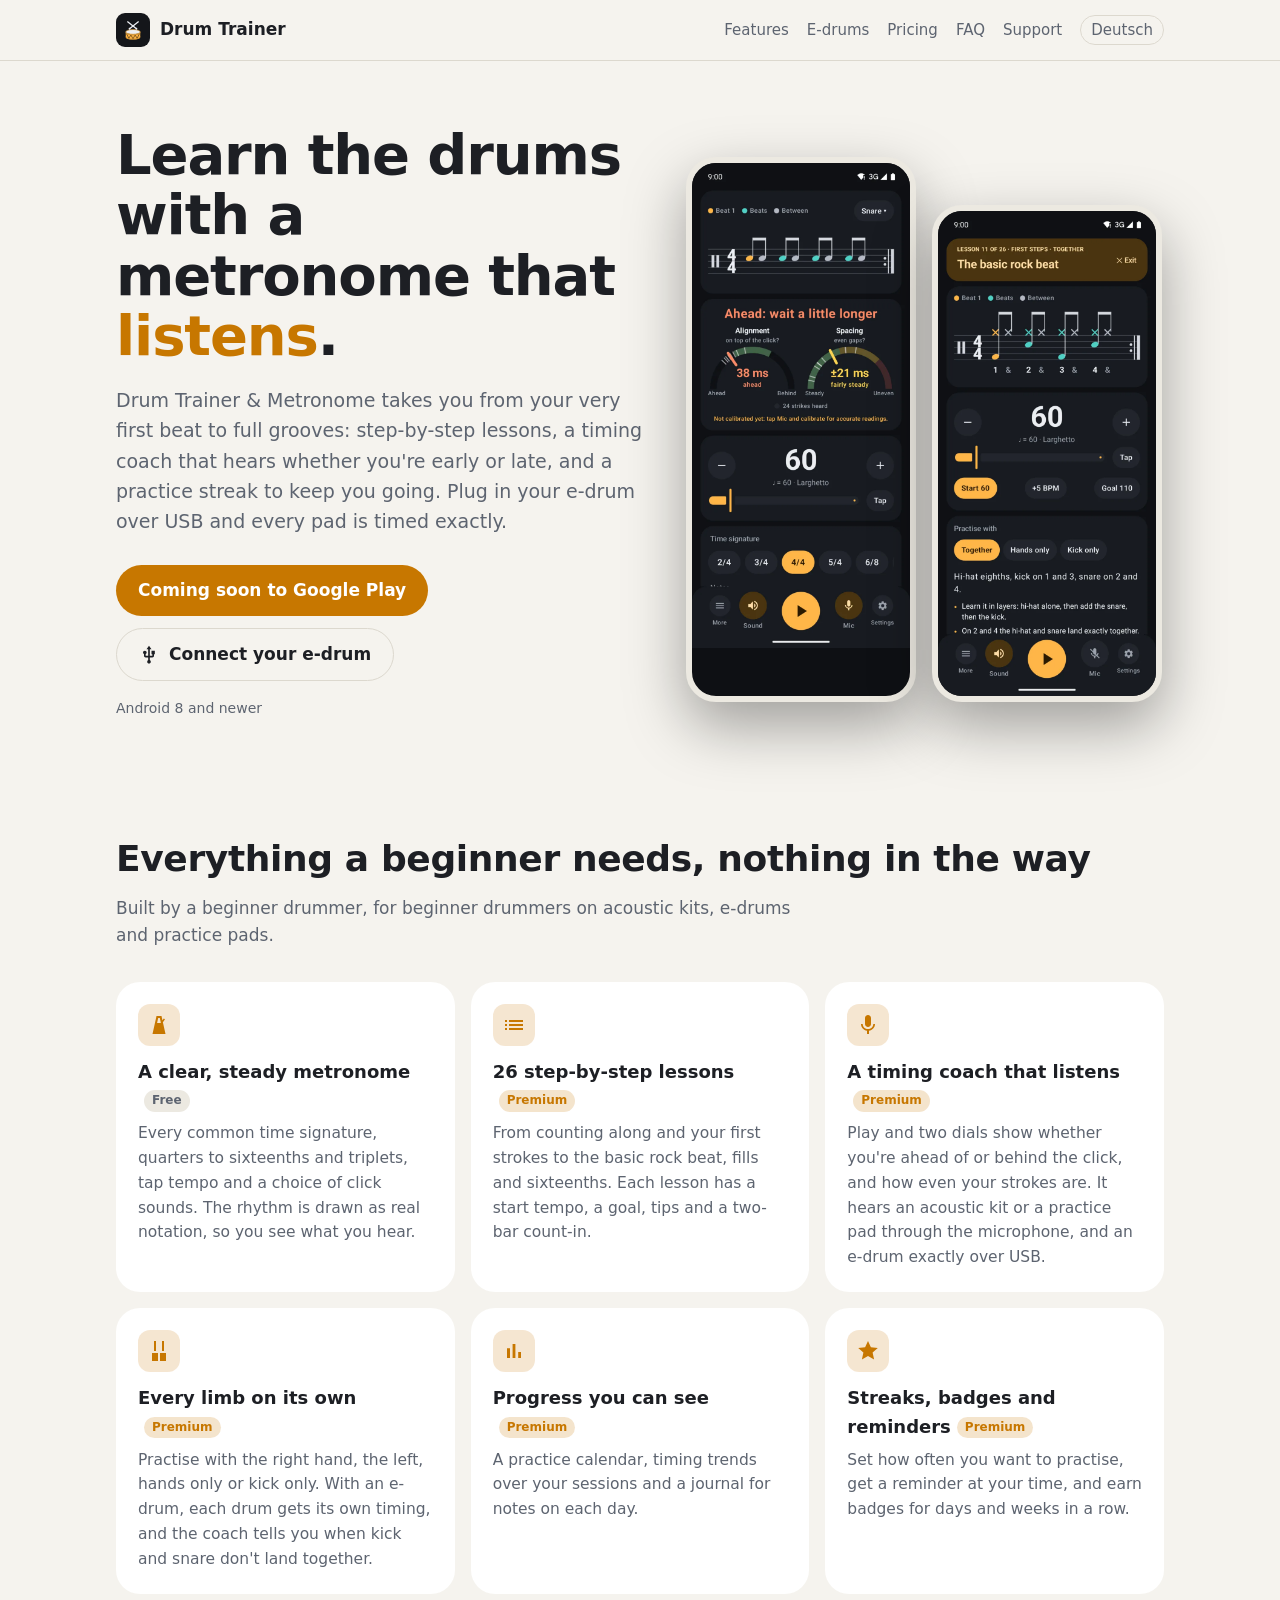
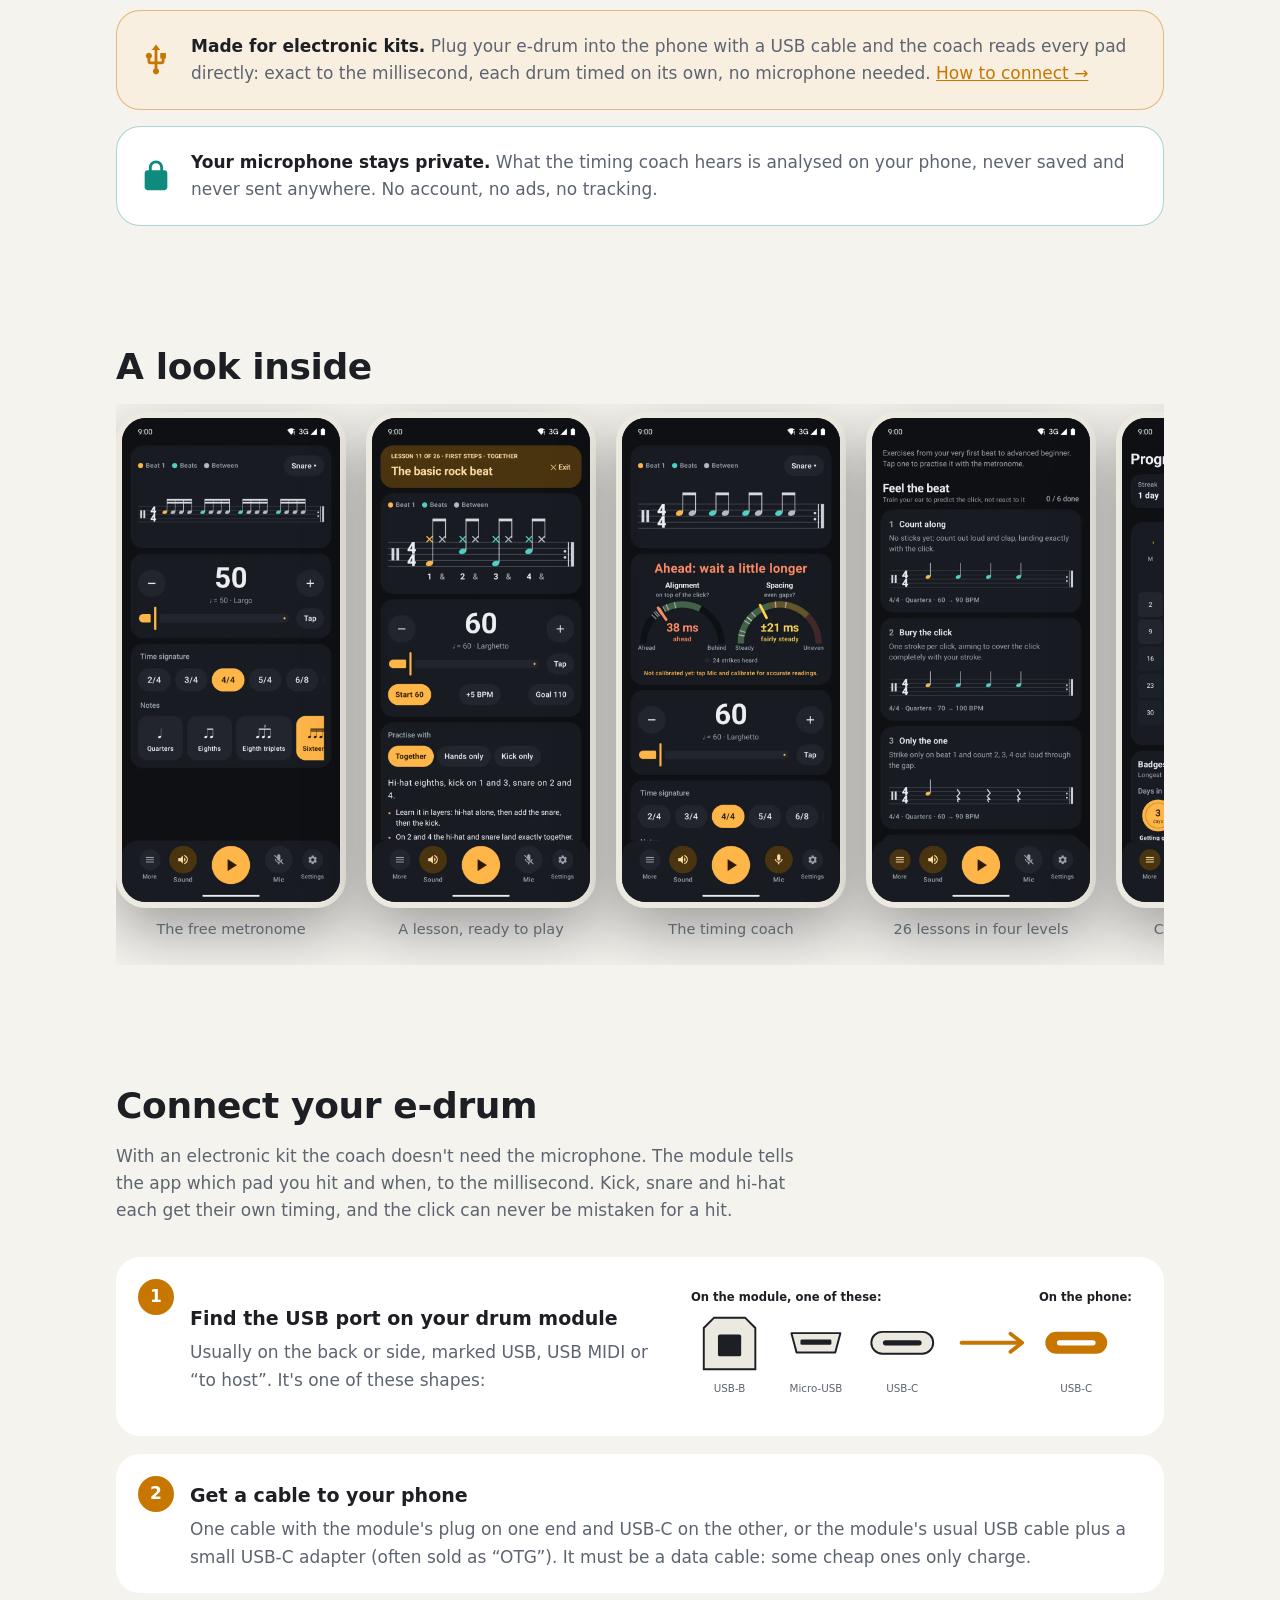
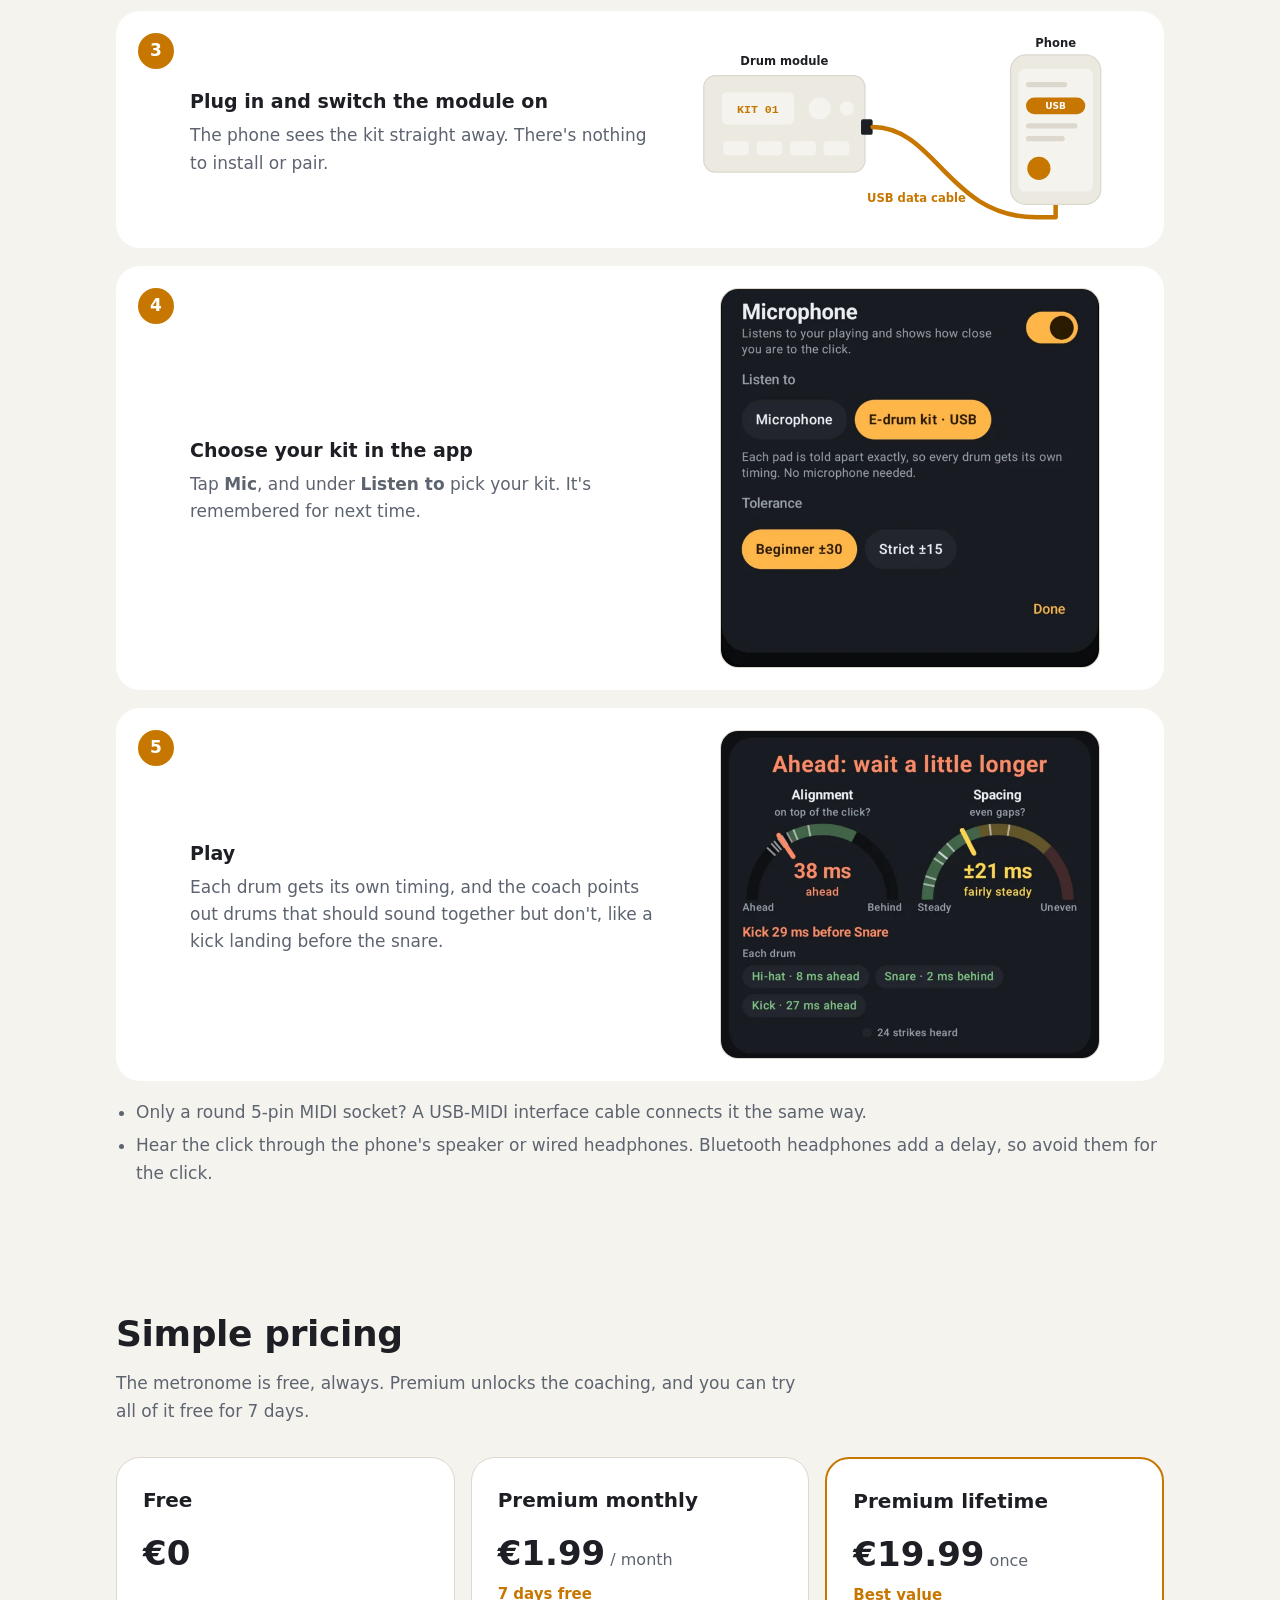
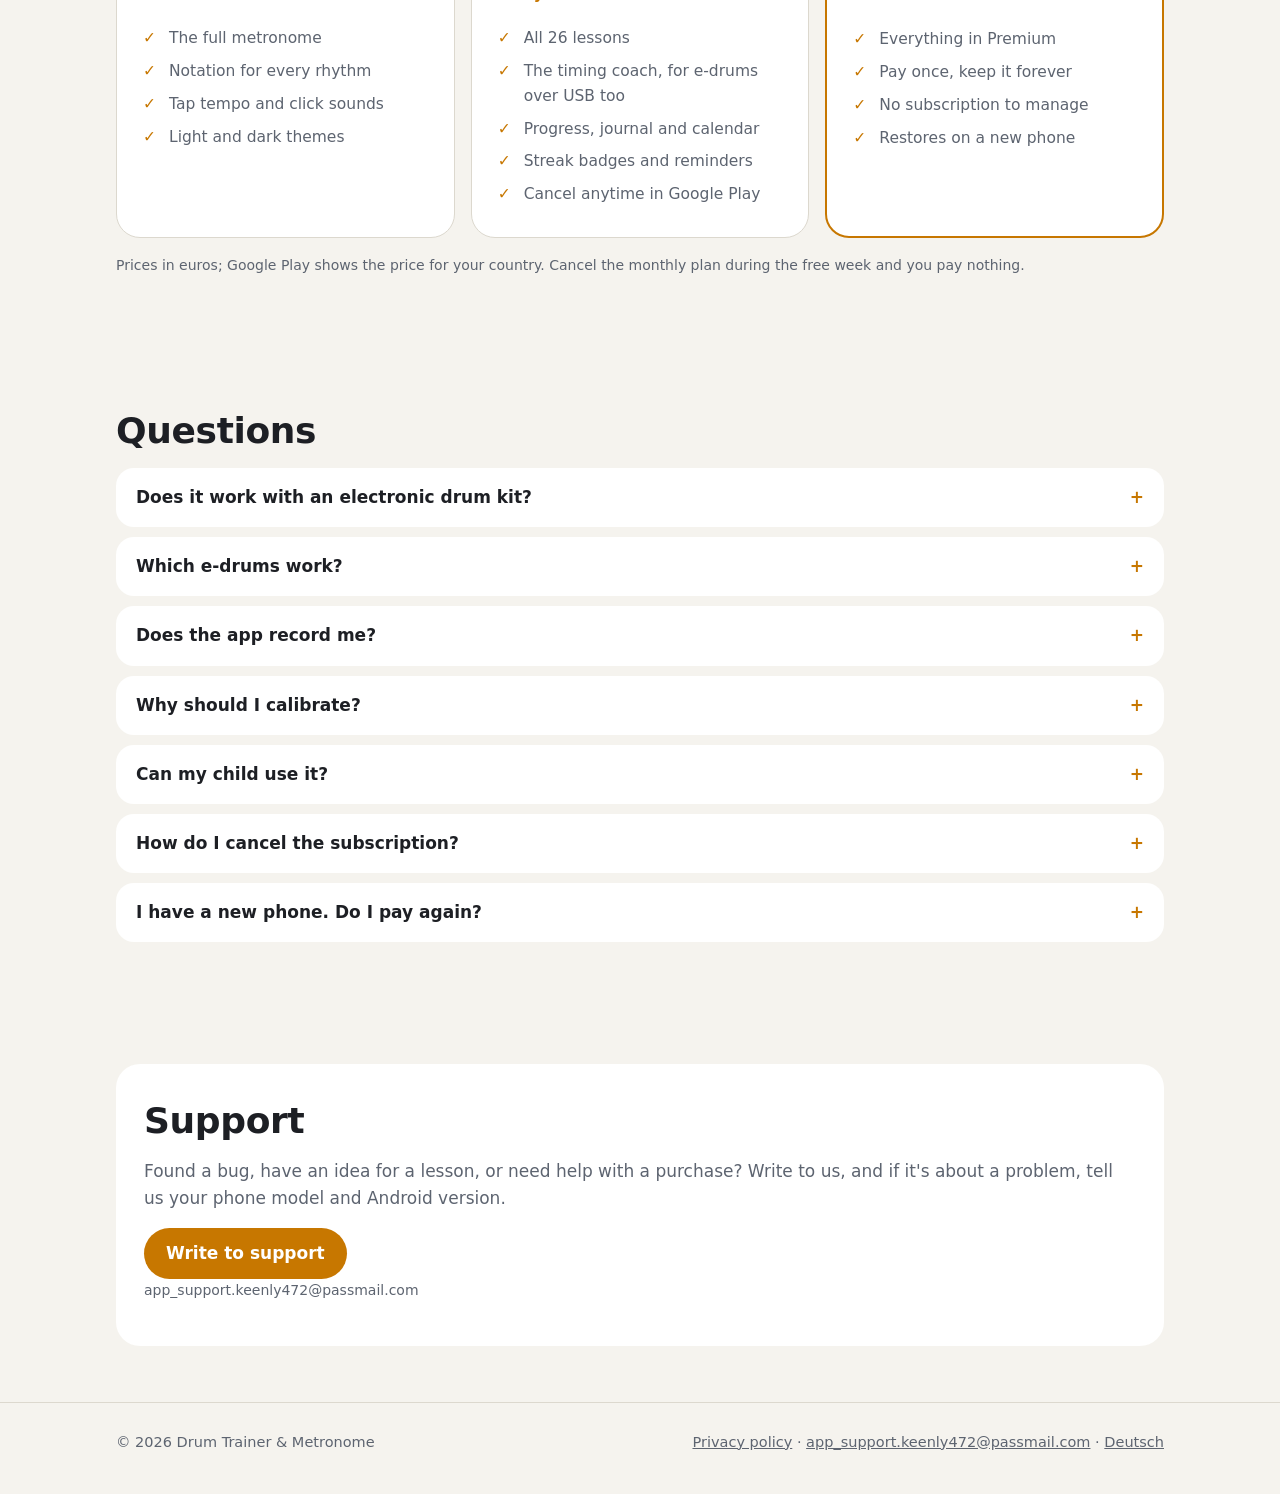
<file: index.html>
<!doctype html>
<html lang="en">
<head>
<meta charset="utf-8">
<meta name="viewport" content="width=device-width, initial-scale=1">
<title>Drum Trainer & Metronome – learn the drums in time</title>
<meta name="description" content="A metronome made for learning the drums: 26 lessons, a timing coach that hears whether you're early or late, and practice streaks. For Android.">
<meta property="og:title" content="Drum Trainer & Metronome – learn the drums in time">
<meta property="og:description" content="A metronome made for learning the drums: 26 lessons, a timing coach that hears whether you're early or late, and practice streaks. For Android.">
<meta property="og:image" content="https://giobinda.github.io/drum-trainer/assets/shots/en/coach.webp">
<link rel="icon" href="assets/icon.svg" type="image/svg+xml">
<link rel="apple-touch-icon" href="assets/apple-touch-icon.png">
<link rel="alternate" hreflang="en" href="https://giobinda.github.io/drum-trainer/">
<link rel="alternate" hreflang="de" href="https://giobinda.github.io/drum-trainer/de/">
<link rel="stylesheet" href="assets/style.css">
</head>
<body>
<header class="top"><div class="wrap">
  <a class="brand" href="./"><img src="assets/icon.svg" alt="">Drum Trainer</a>
  <nav><a href="#features">Features</a><a href="#edrum">E-drums</a><a href="#pricing">Pricing</a><a href="#faq">FAQ</a><a href="#support">Support</a><a class="lang" href="de/">Deutsch</a></nav>
</div></header>

<main>
<div class="wrap hero">
  <div>
    <h1>Learn the drums with a metronome that <em>listens</em>.</h1>
    <p class="lead">Drum Trainer &amp; Metronome takes you from your very first beat to full grooves: step-by-step lessons, a timing coach that hears whether you're early or late, and a practice streak to keep you going. Plug in your e-drum over USB and every pad is timed exactly.</p>
    <div class="buttons">
      <span class="button soon">Coming soon to Google Play</span>
      <a class="button ghost" href="#edrum"><svg viewBox="0 0 24 24" aria-hidden="true"><path d="M15,7v4h1v2h-3V5h2l-3,-4l-3,4h2v8H8v-2.07c0.7,-0.37 1.2,-1.08 1.2,-1.93c0,-1.21 -0.99,-2.2 -2.2,-2.2S4.8,7.79 4.8,9c0,0.85 0.5,1.56 1.2,1.93V13c0,1.11 0.89,2 2,2h3v3.05c-0.71,0.37 -1.2,1.1 -1.2,1.95c0,1.22 0.99,2.2 2.2,2.2s2.2,-0.98 2.2,-2.2c0,-0.85 -0.49,-1.58 -1.2,-1.95V15h3c1.11,0 2,-0.89 2,-2v-2h1V7h-4z"/></svg> Connect your e-drum</a>
    </div>
    <p class="small">Android 8 and newer</p>
  </div>
  <div class="phones">
    <div class="phone"><img src="assets/shots/en/coach.webp" width="720" height="1600" alt="The timing coach"></div>
    <div class="phone"><img src="assets/shots/en/lesson.webp" width="720" height="1600" alt="A lesson, ready to play"></div>
  </div>
</div>

<section id="features"><div class="wrap">
  <h2>Everything a beginner needs, nothing in the way</h2>
  <p class="intro">Built by a beginner drummer, for beginner drummers on acoustic kits, e-drums and practice pads.</p>
  <div class="features"><article class="feature"><div class="icon"><svg viewBox="0 0 24 24" aria-hidden="true"><path d="M9.5,3h5l4,18H5.5zM11.2,5l-1.1,5h3.8l-1.1,-5zM11.4,13l5.4,-7.6l1.2,0.9l-4.7,6.7z"/></svg></div><h3>A clear, steady metronome<span class="tag">Free</span></h3><p>Every common time signature, quarters to sixteenths and triplets, tap tempo and a choice of click sounds. The rhythm is drawn as real notation, so you see what you hear.</p></article><article class="feature"><div class="icon"><svg viewBox="0 0 24 24" aria-hidden="true"><path d="M3,13h2v-2H3v2zm0,4h2v-2H3v2zm0,-8h2V7H3v2zm4,4h14v-2H7v2zm0,4h14v-2H7v2zM7,7v2h14V7H7z"/></svg></div><h3>26 step-by-step lessons<span class="tag premium">Premium</span></h3><p>From counting along and your first strokes to the basic rock beat, fills and sixteenths. Each lesson has a start tempo, a goal, tips and a two-bar count-in.</p></article><article class="feature"><div class="icon"><svg viewBox="0 0 24 24" aria-hidden="true"><path d="M12,14c1.66,0 2.99,-1.34 2.99,-3L15,5c0,-1.66 -1.34,-3 -3,-3S9,3.34 9,5v6c0,1.66 1.34,3 3,3zm5.3,-3c0,3 -2.54,5.1 -5.3,5.1S6.7,14 6.7,11H5c0,3.41 2.72,6.23 6,6.72V21h2v-3.28c3.28,-0.48 6,-3.3 6,-6.72h-1.7z"/></svg></div><h3>A timing coach that listens<span class="tag premium">Premium</span></h3><p>Play and two dials show whether you're ahead of or behind the click, and how even your strokes are. It hears an acoustic kit or a practice pad through the microphone, and an e-drum exactly over USB.</p></article><article class="feature"><div class="icon"><svg viewBox="0 0 24 24" aria-hidden="true"><path d="M7,2h2v10H7zM15,2h2v10h-2zM5,14h6v8H5zM13,14h6v8h-6z"/></svg></div><h3>Every limb on its own<span class="tag premium">Premium</span></h3><p>Practise with the right hand, the left, hands only or kick only. With an e-drum, each drum gets its own timing, and the coach tells you when kick and snare don't land together.</p></article><article class="feature"><div class="icon"><svg viewBox="0 0 24 24" aria-hidden="true"><path d="M5,9.2h3V19H5zM10.6,5h2.8v14h-2.8zM16.2,13H19v6h-2.8z"/></svg></div><h3>Progress you can see<span class="tag premium">Premium</span></h3><p>A practice calendar, timing trends over your sessions and a journal for notes on each day.</p></article><article class="feature"><div class="icon"><svg viewBox="0 0 24 24" aria-hidden="true"><path d="M12,2l2.9,6.3l6.9,0.7l-5.2,4.6l1.5,6.8L12,16.9l-6.1,3.5l1.5,-6.8L2.2,9l6.9,-0.7z"/></svg></div><h3>Streaks, badges and reminders<span class="tag premium">Premium</span></h3><p>Set how often you want to practise, get a reminder at your time, and earn badges for days and weeks in a row.</p></article></div>
  <div class="callout"><svg viewBox="0 0 24 24" aria-hidden="true"><path d="M15,7v4h1v2h-3V5h2l-3,-4l-3,4h2v8H8v-2.07c0.7,-0.37 1.2,-1.08 1.2,-1.93c0,-1.21 -0.99,-2.2 -2.2,-2.2S4.8,7.79 4.8,9c0,0.85 0.5,1.56 1.2,1.93V13c0,1.11 0.89,2 2,2h3v3.05c-0.71,0.37 -1.2,1.1 -1.2,1.95c0,1.22 0.99,2.2 2.2,2.2s2.2,-0.98 2.2,-2.2c0,-0.85 -0.49,-1.58 -1.2,-1.95V15h3c1.11,0 2,-0.89 2,-2v-2h1V7h-4z"/></svg><p><strong>Made for electronic kits.</strong> Plug your e-drum into the phone with a USB cable and the coach reads every pad directly: exact to the millisecond, each drum timed on its own, no microphone needed. <a href="#edrum">How to connect →</a></p></div>
  <div class="private"><svg viewBox="0 0 24 24" aria-hidden="true"><path d="M18,8h-1V6c0,-2.76 -2.24,-5 -5,-5S7,3.24 7,6v2H6c-1.1,0 -2,0.9 -2,2v10c0,1.1 0.9,2 2,2h12c1.1,0 2,-0.9 2,-2V10c0,-1.1 -0.9,-2 -2,-2zM9,6c0,-1.66 1.34,-3 3,-3s3,1.34 3,3v2H9V6z"/></svg><p><strong>Your microphone stays private.</strong> What the timing coach hears is analysed on your phone, never saved and never sent anywhere. No account, no ads, no tracking.</p></div>
</div></section>

<section><div class="wrap">
  <h2>A look inside</h2>
  <div class="gallery"><figure><div class="phone"><img src="assets/shots/en/metronome.webp" width="720" height="1600" loading="lazy" alt="The free metronome"></div><figcaption>The free metronome</figcaption></figure><figure><div class="phone"><img src="assets/shots/en/lesson.webp" width="720" height="1600" loading="lazy" alt="A lesson, ready to play"></div><figcaption>A lesson, ready to play</figcaption></figure><figure><div class="phone"><img src="assets/shots/en/coach.webp" width="720" height="1600" loading="lazy" alt="The timing coach"></div><figcaption>The timing coach</figcaption></figure><figure><div class="phone"><img src="assets/shots/en/lessons.webp" width="720" height="1600" loading="lazy" alt="26 lessons in four levels"></div><figcaption>26 lessons in four levels</figcaption></figure><figure><div class="phone"><img src="assets/shots/en/progress.webp" width="720" height="1600" loading="lazy" alt="Calendar and badges"></div><figcaption>Calendar and badges</figcaption></figure><figure><div class="phone"><img src="assets/shots/en/badges.webp" width="720" height="1600" loading="lazy" alt="Badges for your streaks"></div><figcaption>Badges for your streaks</figcaption></figure></div>
</div></section>

<section id="edrum"><div class="wrap">
  <h2>Connect your e-drum</h2>
  <p class="intro">With an electronic kit the coach doesn't need the microphone. The module tells the app which pad you hit and when, to the millisecond. Kick, snare and hi-hat each get their own timing, and the click can never be mistaken for a hit.</p>
  <ol class="steps"><li><div class="step-text"><h3>Find the USB port on your drum module</h3><p>Usually on the back or side, marked USB, USB MIDI or “to host”. It's one of these shapes:</p></div><figure class="art"><svg class="illustration" viewBox="0 0 720 210" role="img" aria-label="On the module, one of these: USB-B, Micro-USB, USB-C. On the phone: USB-C">
  <text x="20" y="34" class="label">On the module, one of these:</text>
  <g transform="translate(40,60)">
    <path d="M16,0 H64 L80,16 V80 H0 V16 Z" fill="var(--raised)" stroke="var(--text)" stroke-width="3"/>
    <rect x="22" y="26" width="36" height="34" rx="3" fill="var(--text)"/>
  </g>
  <text x="80" y="176" text-anchor="middle" class="label small">USB-B</text>
  <g transform="translate(170,84)">
    <path d="M6,0 H82 L74,30 H14 Z" fill="var(--raised)" stroke="var(--text)" stroke-width="3" stroke-linejoin="round"/>
    <rect x="20" y="10" width="48" height="8" rx="2" fill="var(--text)"/>
  </g>
  <text x="214" y="176" text-anchor="middle" class="label small">Micro-USB</text>
  <g transform="translate(300,82)">
    <rect x="0" y="0" width="96" height="34" rx="17" fill="var(--raised)" stroke="var(--text)" stroke-width="3"/>
    <rect x="18" y="13" width="60" height="8" rx="4" fill="var(--text)"/>
  </g>
  <text x="348" y="176" text-anchor="middle" class="label small">USB-C</text>
  <path d="M440,99 H530" stroke="var(--accent)" stroke-width="6" stroke-linecap="round"/>
  <path d="M516,85 L534,99 L516,113" fill="none" stroke="var(--accent)" stroke-width="6" stroke-linecap="round" stroke-linejoin="round"/>
  <text x="560" y="34" class="label">On the phone:</text>
  <g transform="translate(570,82)">
    <rect x="0" y="0" width="96" height="34" rx="17" fill="var(--accent)"/>
    <rect x="18" y="13" width="60" height="8" rx="4" fill="var(--on-accent)"/>
  </g>
  <text x="618" y="176" text-anchor="middle" class="label small">USB-C</text>
</svg></figure></li><li><div class="step-text"><h3>Get a cable to your phone</h3><p>One cable with the module's plug on one end and USB-C on the other, or the module's usual USB cable plus a small USB-C adapter (often sold as “OTG”). It must be a data cable: some cheap ones only charge.</p></div></li><li><div class="step-text"><h3>Plug in and switch the module on</h3><p>The phone sees the kit straight away. There's nothing to install or pair.</p></div><figure class="art"><svg class="illustration" viewBox="0 0 720 300" role="img" aria-label="Drum module → USB data cable → Phone">
  <text x="165" y="50" text-anchor="middle" class="label">Drum module</text>
  <rect x="40" y="66" width="250" height="150" rx="18" fill="var(--raised)" stroke="var(--outline)" stroke-width="2"/>
  <rect x="68" y="92" width="112" height="50" rx="8" fill="var(--bg)"/>
  <text x="124" y="124" text-anchor="middle" class="screen">KIT 01</text>
  <circle cx="220" cy="117" r="17" fill="var(--bg)"/><circle cx="262" cy="117" r="11" fill="var(--bg)"/>
  <rect x="70" y="168" width="40" height="22" rx="6" fill="var(--bg)"/><rect x="122" y="168" width="40" height="22" rx="6" fill="var(--bg)"/><rect x="174" y="168" width="40" height="22" rx="6" fill="var(--bg)"/><rect x="226" y="168" width="40" height="22" rx="6" fill="var(--bg)"/>
  <rect x="284" y="134" width="18" height="24" rx="3" fill="var(--text)"/>
  <path d="M302,146 C400,146 420,286 556,286 L586,286 L586,266" fill="none" stroke="var(--accent)" stroke-width="7" stroke-linecap="round" stroke-linejoin="round"/>
  <text x="370" y="262" text-anchor="middle" class="label accent">USB data cable</text>
  <text x="586" y="22" text-anchor="middle" class="label">Phone</text>
  <rect x="516" y="34" width="140" height="232" rx="24" fill="var(--raised)" stroke="var(--outline)" stroke-width="2"/>
  <rect x="528" y="56" width="116" height="190" rx="10" fill="var(--bg)"/>
  <rect x="540" y="76" width="64" height="8" rx="4" fill="var(--outline)"/>
  <rect x="540" y="100" width="92" height="26" rx="13" fill="var(--accent)"/>
  <text x="586" y="118" text-anchor="middle" class="chip">USB</text>
  <rect x="540" y="140" width="80" height="8" rx="4" fill="var(--outline)"/>
  <rect x="540" y="160" width="60" height="8" rx="4" fill="var(--outline)"/>
  <circle cx="560" cy="210" r="18" fill="var(--accent)"/>
</svg></figure></li><li><div class="step-text"><h3>Choose your kit in the app</h3><p>Tap <strong>Mic</strong>, and under <strong>Listen to</strong> pick your kit. It's remembered for next time.</p></div><figure class="shot"><img src="assets/shots/en/midi-dialog.webp" width="640" loading="lazy" alt="The Mic settings with the e-drum chosen under Listen to"></figure></li><li><div class="step-text"><h3>Play</h3><p>Each drum gets its own timing, and the coach points out drums that should sound together but don't, like a kick landing before the snare.</p></div><figure class="shot"><img src="assets/shots/en/midi-panel.webp" width="640" loading="lazy" alt="The timing coach with each drum's timing"></figure></li></ol>
  <ul class="notes"><li>Only a round 5-pin MIDI socket? A USB-MIDI interface cable connects it the same way.</li><li>Hear the click through the phone's speaker or wired headphones. Bluetooth headphones add a delay, so avoid them for the click.</li></ul>
</div></section>

<section id="pricing"><div class="wrap">
  <h2>Simple pricing</h2>
  <p class="intro">The metronome is free, always. Premium unlocks the coaching, and you can try all of it free for 7 days.</p>
  <div class="plans"><div class="plan"><h3>Free</h3><div class="price">€0<small></small></div><div class="note"></div><ul><li>The full metronome</li><li>Notation for every rhythm</li><li>Tap tempo and click sounds</li><li>Light and dark themes</li></ul></div><div class="plan"><h3>Premium monthly</h3><div class="price">€1.99<small> / month</small></div><div class="note">7 days free</div><ul><li>All 26 lessons</li><li>The timing coach, for e-drums over USB too</li><li>Progress, journal and calendar</li><li>Streak badges and reminders</li><li>Cancel anytime in Google Play</li></ul></div><div class="plan best"><h3>Premium lifetime</h3><div class="price">€19.99<small> once</small></div><div class="note">Best value</div><ul><li>Everything in Premium</li><li>Pay once, keep it forever</li><li>No subscription to manage</li><li>Restores on a new phone</li></ul></div></div>
  <p class="small">Prices in euros; Google Play shows the price for your country. Cancel the monthly plan during the free week and you pay nothing.</p>
</div></section>

<section id="faq"><div class="wrap">
  <h2>Questions</h2>
  <details><summary>Does it work with an electronic drum kit?</summary><p>Yes, and that's where it's best. Connect the module by USB (see <a href="#edrum">Connect your e-drum</a>) and the coach reads every pad directly: exact timing for each drum, no microphone, any volume. If your module has no USB port, choose “Pad / e-drum” in the Mic settings and the microphone listens for the stick tapping the pads.</p></details><details><summary>Which e-drums work?</summary><p>Any module that sends MIDI over USB, which includes most current kits. Look for a port marked USB, USB MIDI or “to host” on the module. Older modules with only a round 5-pin MIDI socket work through a USB-MIDI interface cable.</p></details><details><summary>Does the app record me?</summary><p>No. The microphone is analysed live on your phone to time your strokes. The last few seconds are kept in memory for “listen back” and then thrown away. Nothing is saved or uploaded.</p></details><details><summary>Why should I calibrate?</summary><p>Every phone plays and records sound with a small delay, often 50–100 ms. Calibrating once, in a quiet room, measures that delay so the coach can tell a few milliseconds early from late.</p></details><details><summary>Can my child use it?</summary><p>Yes. The app has no accounts, ads or chat and collects no personal data. Purchases go through Google Play, so Family Link can ask a parent to approve them.</p></details><details><summary>How do I cancel the subscription?</summary><p>In the Google Play app: tap your profile picture, then Payments &amp; subscriptions, then Subscriptions. You can also open it from the app's Premium screen.</p></details><details><summary>I have a new phone. Do I pay again?</summary><p>No. Sign in with the same Google account and tap “Restore purchases” on the Premium screen.</p></details>
</div></section>

<section id="support"><div class="wrap">
  <div class="support">
    <h2>Support</h2>
    <p>Found a bug, have an idea for a lesson, or need help with a purchase? Write to us, and if it's about a problem, tell us your phone model and Android version.</p>
    <a class="button" href="mailto:app_support.keenly472@passmail.com">Write to support</a>
    <p class="small">app_support.keenly472@passmail.com</p>
  </div>
</div></section>
</main>

<footer><div class="wrap">
  <span>© 2026 Drum Trainer &amp; Metronome</span>
  <span><a href="privacy/">Privacy policy</a> · <a href="mailto:app_support.keenly472@passmail.com">app_support.keenly472@passmail.com</a> · <a href="de/">Deutsch</a></span>
</div></footer>
</body>
</html>
</file>
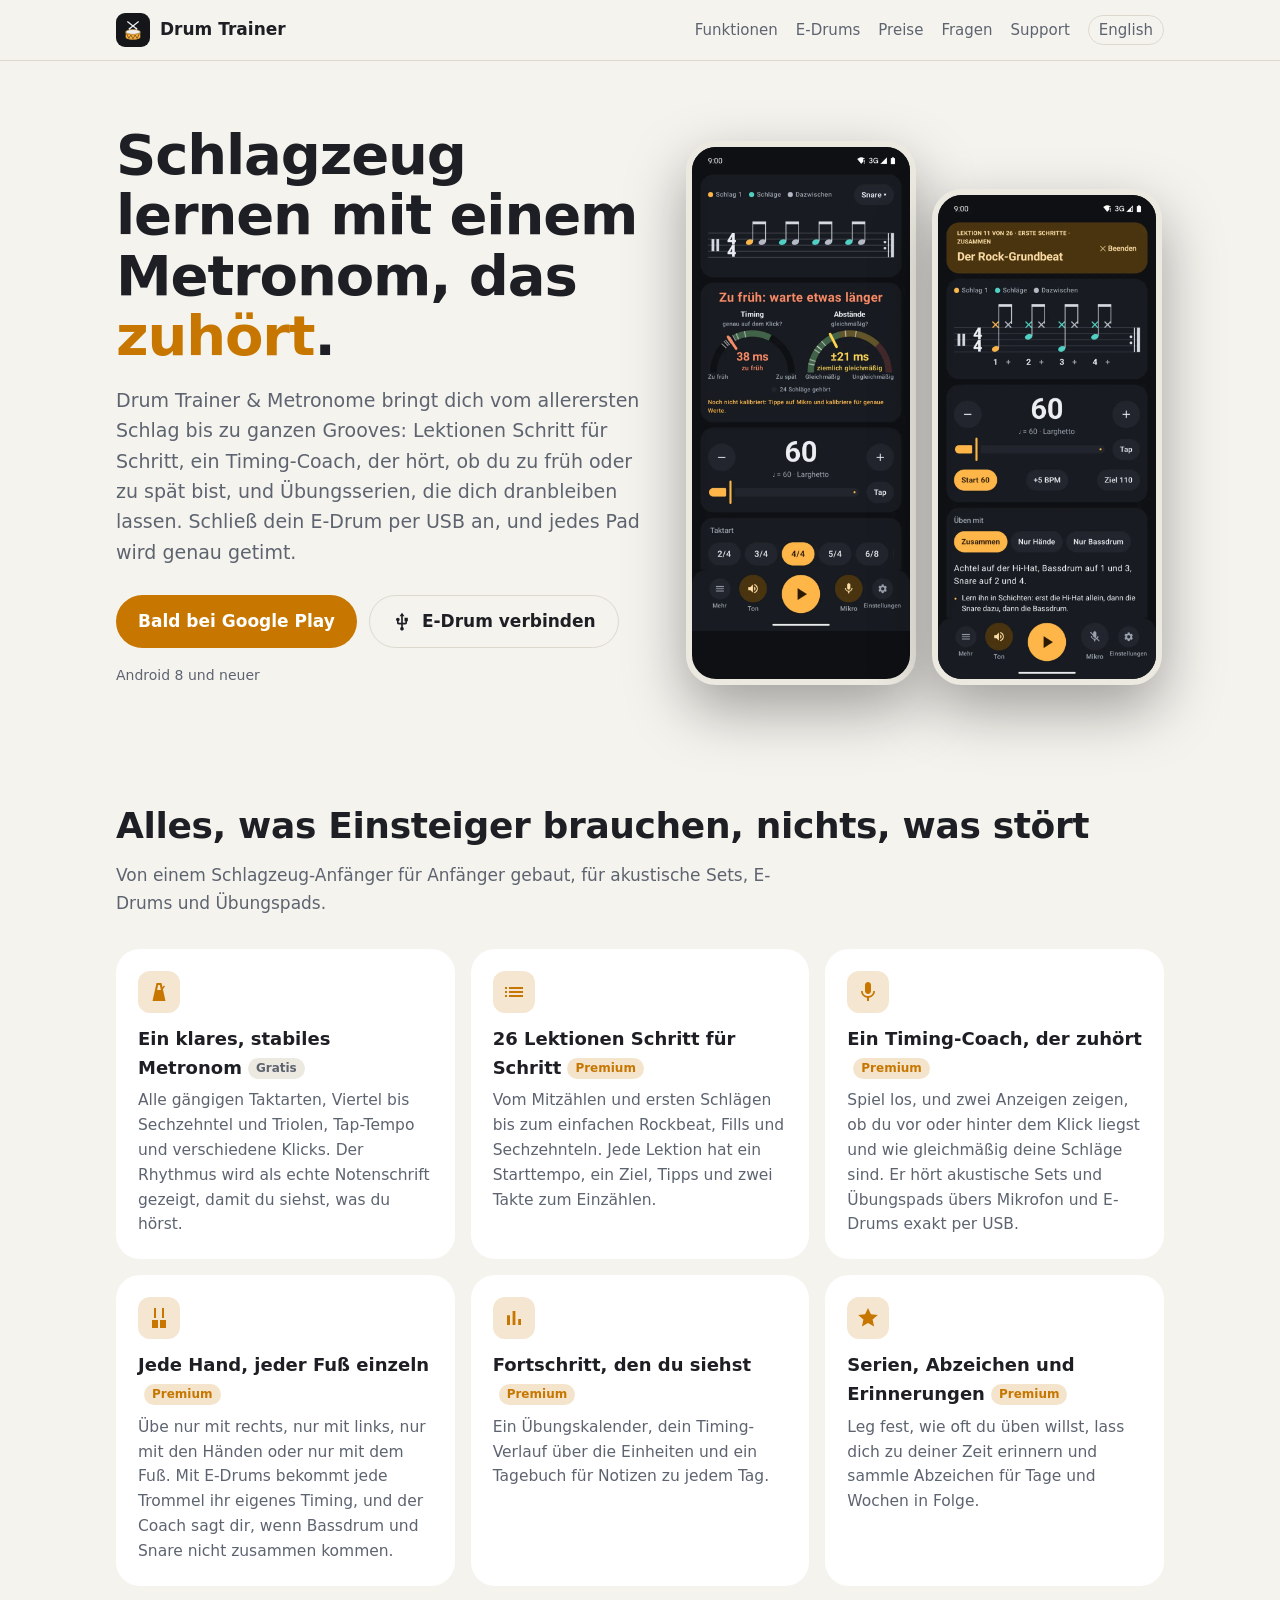
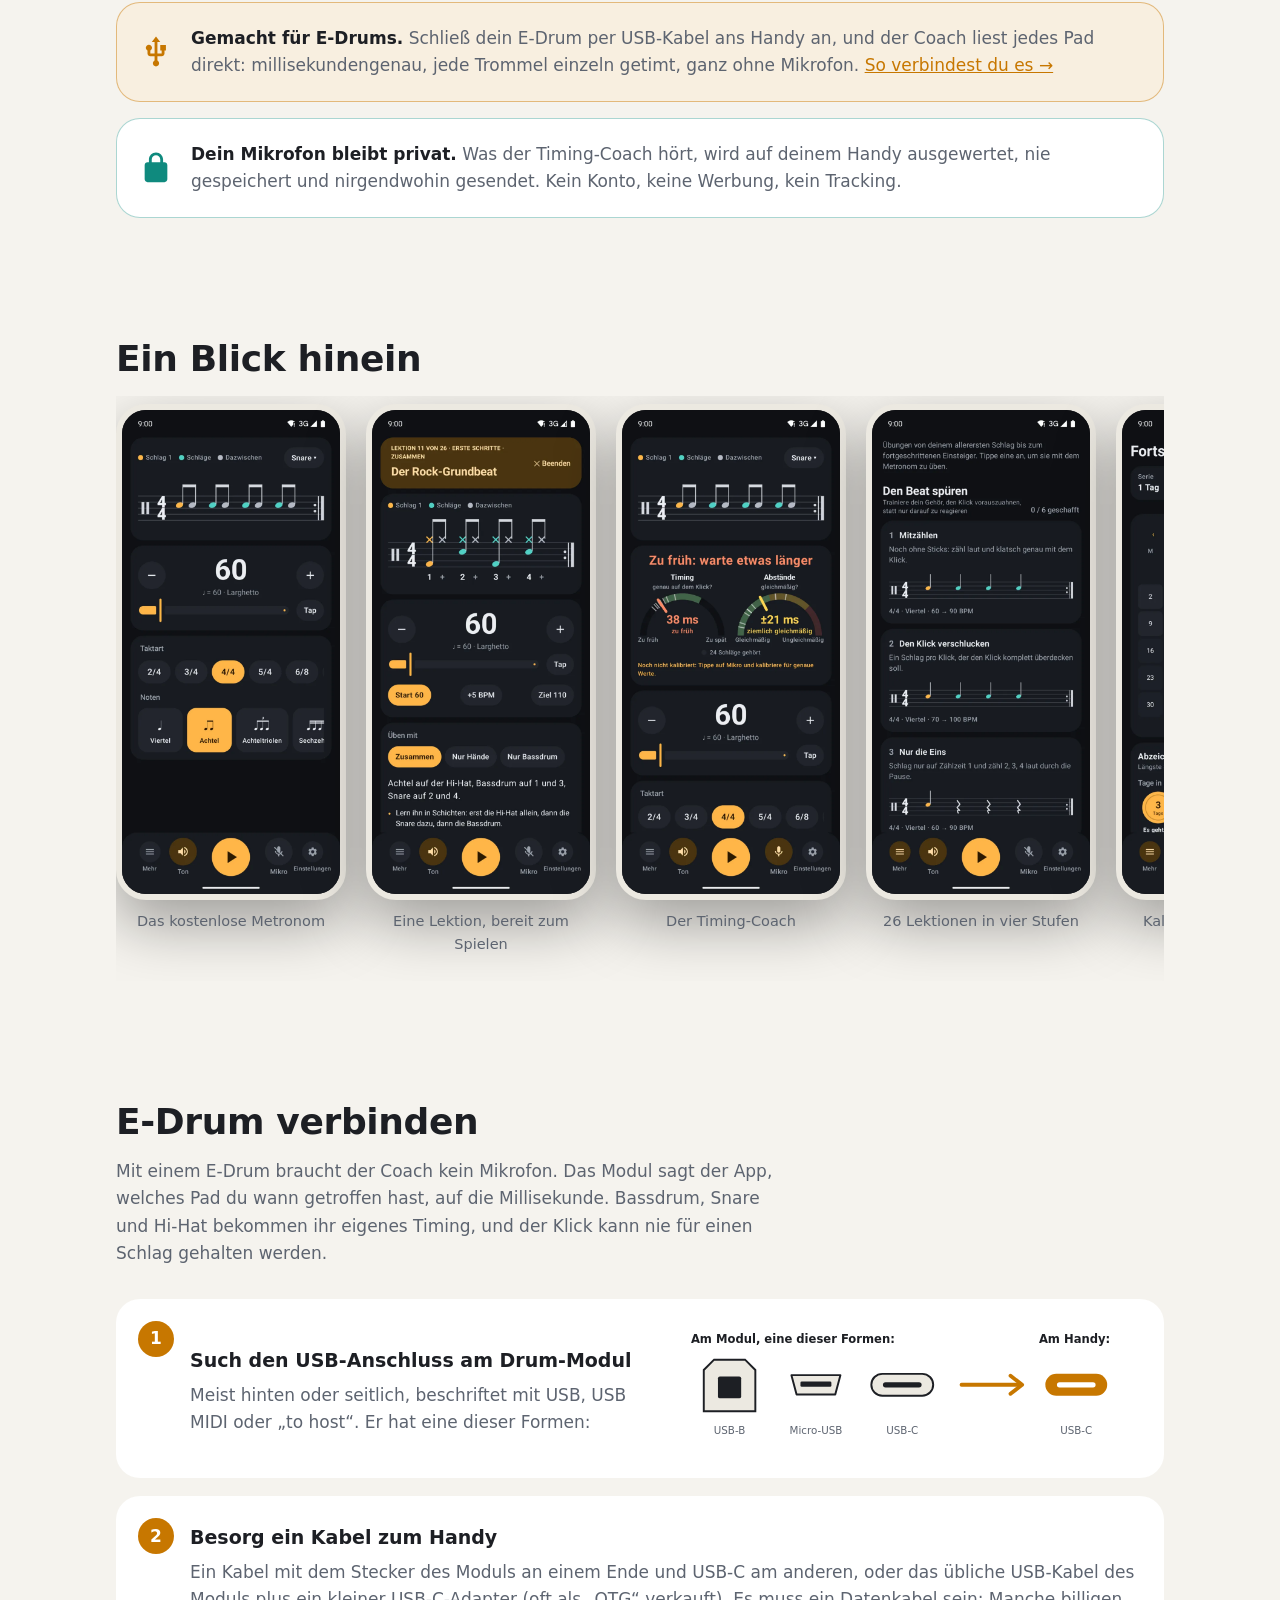
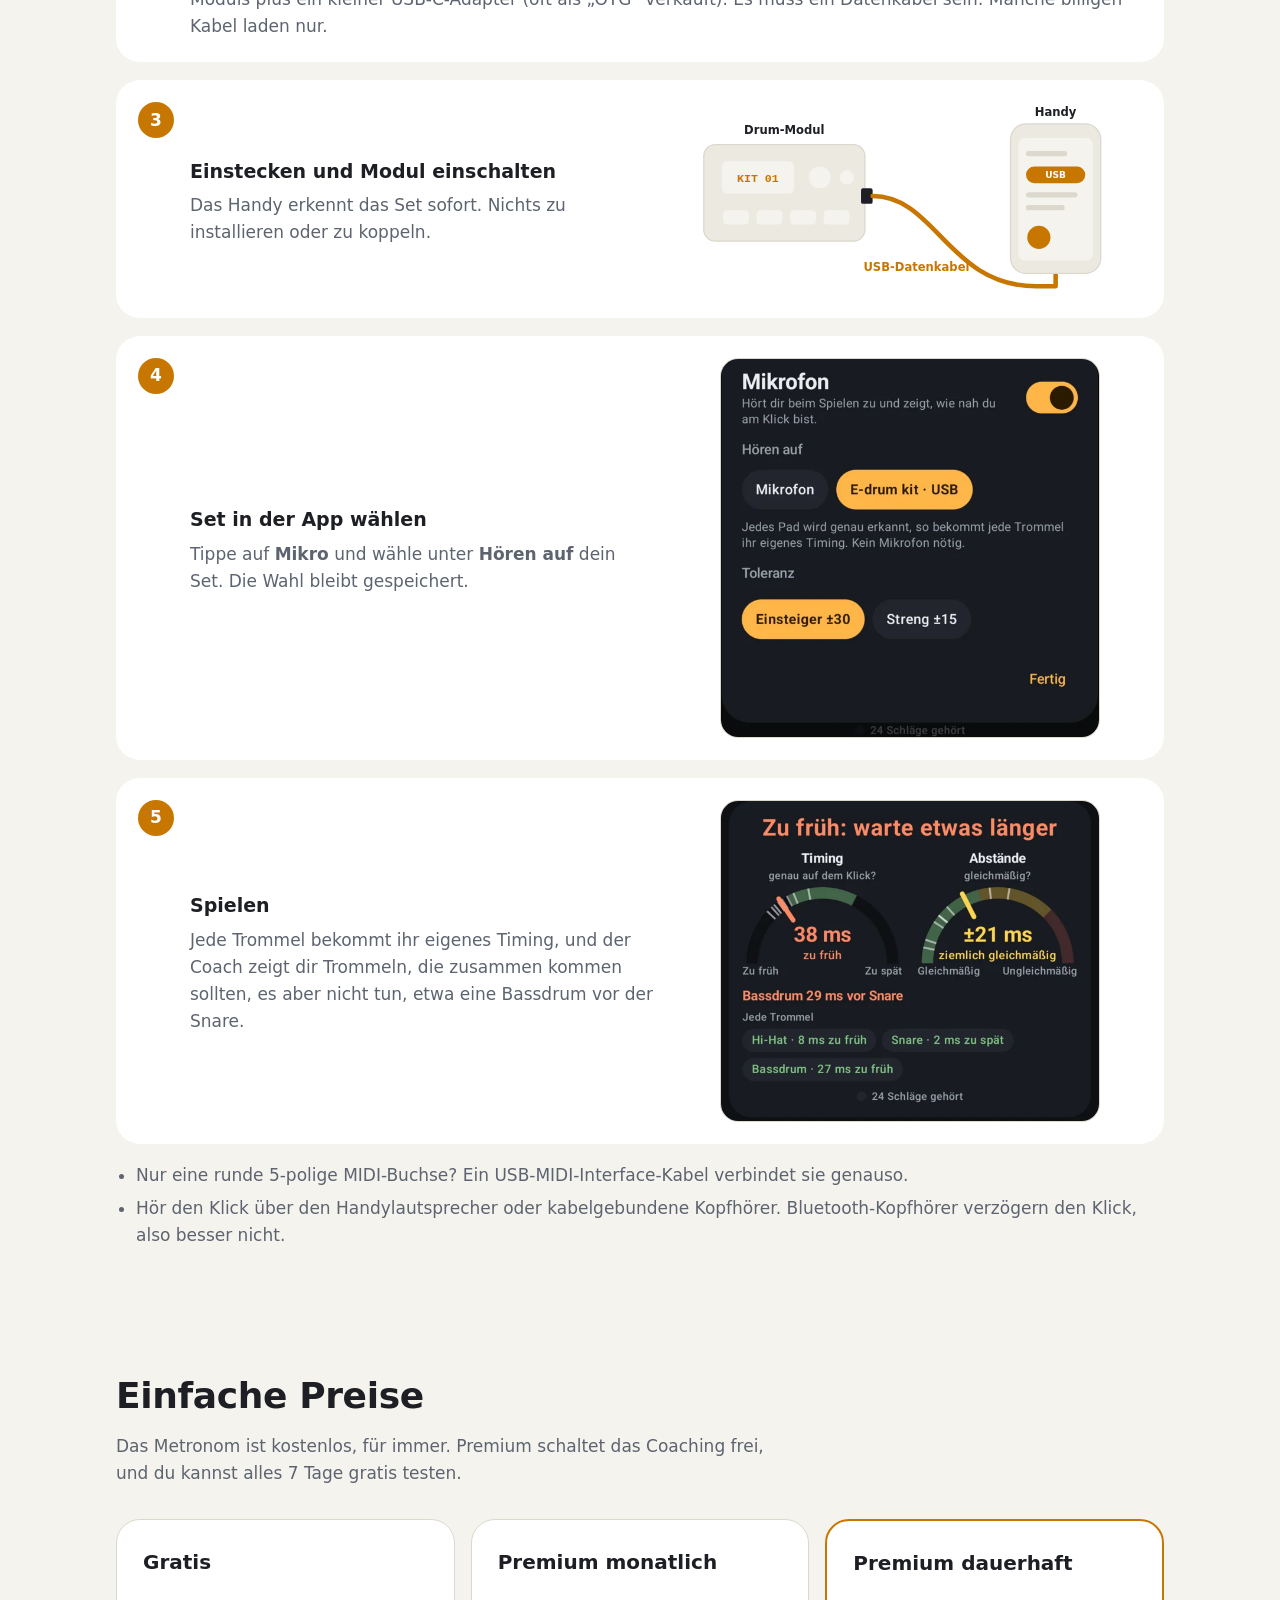
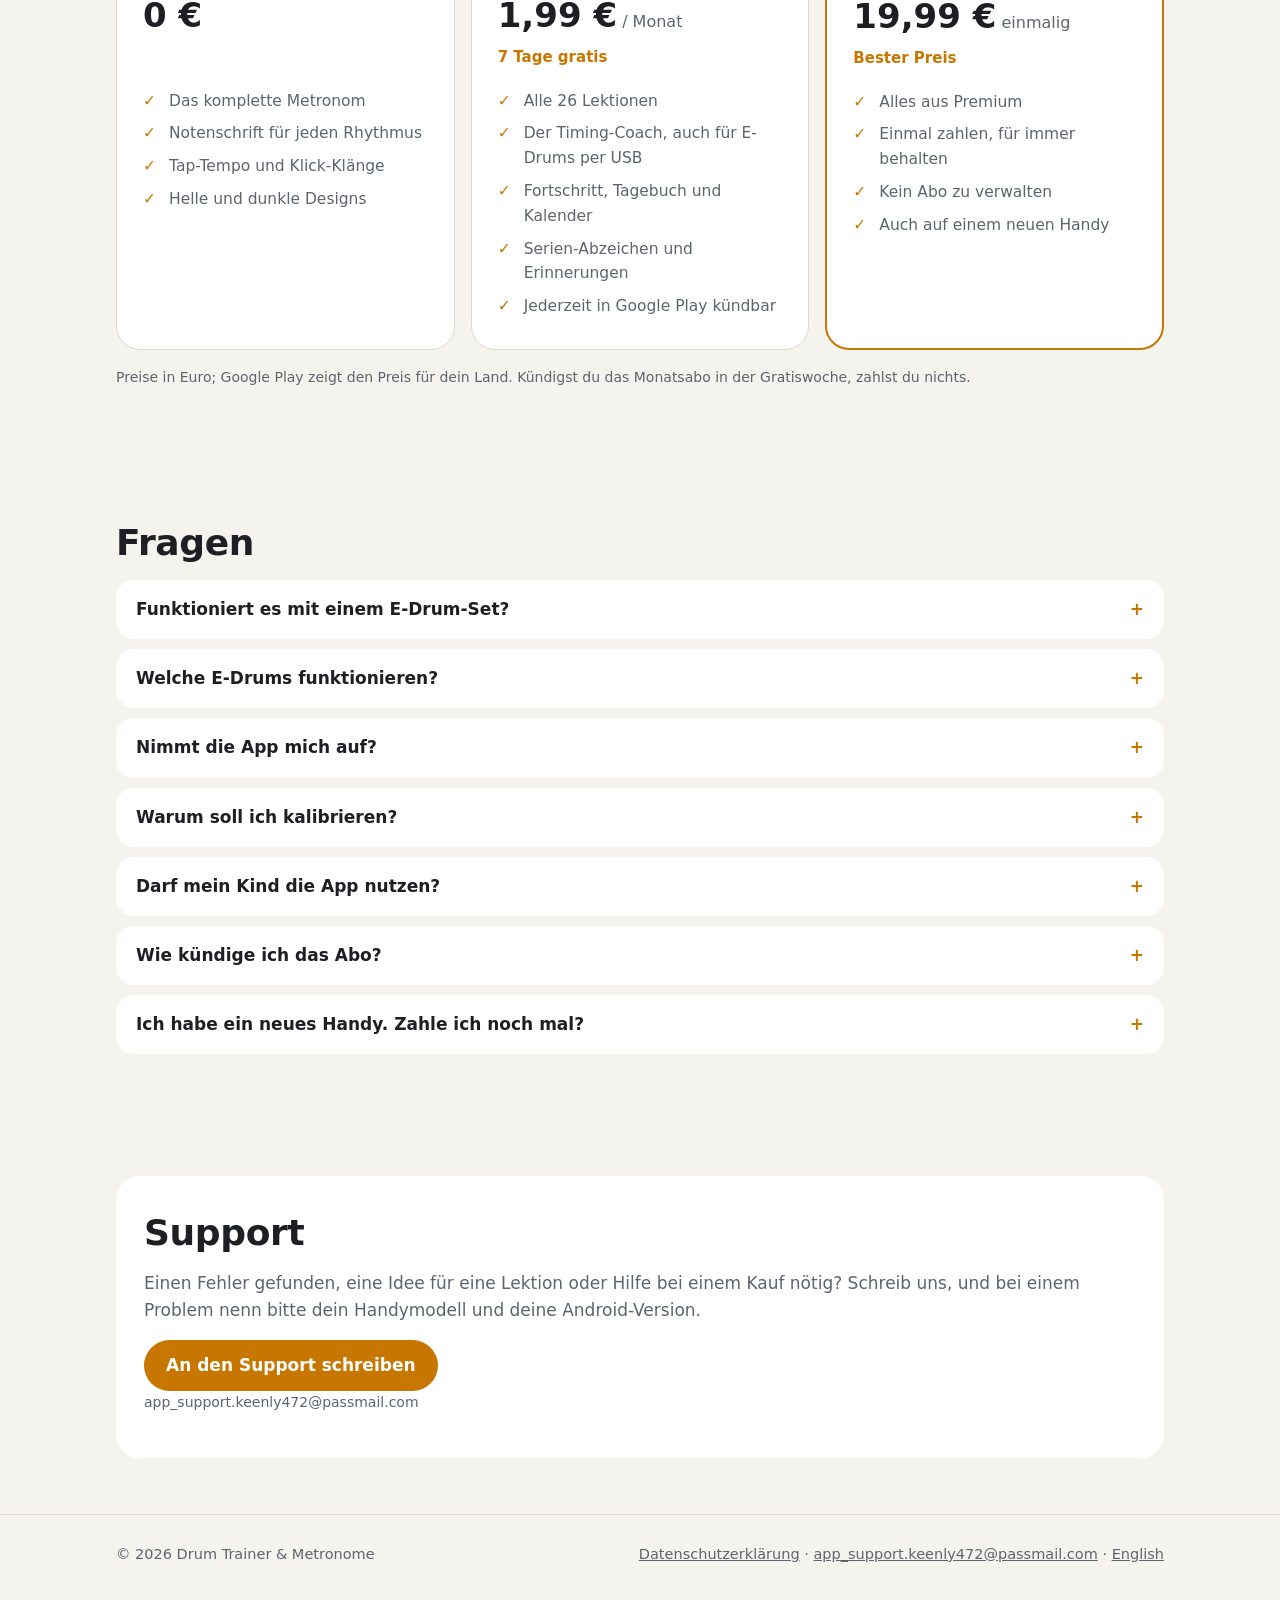
<file: de/index.html>
<!doctype html>
<html lang="de">
<head>
<meta charset="utf-8">
<meta name="viewport" content="width=device-width, initial-scale=1">
<title>Drum Trainer & Metronome – Schlagzeug lernen im Takt</title>
<meta name="description" content="Ein Metronom zum Schlagzeuglernen: 26 Lektionen, ein Timing-Coach, der hört, ob du zu früh oder zu spät bist, und Übungsserien. Für Android.">
<meta property="og:title" content="Drum Trainer & Metronome – Schlagzeug lernen im Takt">
<meta property="og:description" content="Ein Metronom zum Schlagzeuglernen: 26 Lektionen, ein Timing-Coach, der hört, ob du zu früh oder zu spät bist, und Übungsserien. Für Android.">
<meta property="og:image" content="https://giobinda.github.io/drum-trainer/assets/shots/en/coach.webp">
<link rel="icon" href="../assets/icon.svg" type="image/svg+xml">
<link rel="apple-touch-icon" href="../assets/apple-touch-icon.png">
<link rel="alternate" hreflang="en" href="https://giobinda.github.io/drum-trainer/">
<link rel="alternate" hreflang="de" href="https://giobinda.github.io/drum-trainer/de/">
<link rel="stylesheet" href="../assets/style.css">
</head>
<body>
<header class="top"><div class="wrap">
  <a class="brand" href="./"><img src="../assets/icon.svg" alt="">Drum Trainer</a>
  <nav><a href="#features">Funktionen</a><a href="#edrum">E-Drums</a><a href="#pricing">Preise</a><a href="#faq">Fragen</a><a href="#support">Support</a><a class="lang" href="../">English</a></nav>
</div></header>

<main>
<div class="wrap hero">
  <div>
    <h1>Schlagzeug lernen mit einem Metronom, das <em>zuhört</em>.</h1>
    <p class="lead">Drum Trainer &amp; Metronome bringt dich vom allerersten Schlag bis zu ganzen Grooves: Lektionen Schritt für Schritt, ein Timing-Coach, der hört, ob du zu früh oder zu spät bist, und Übungsserien, die dich dranbleiben lassen. Schließ dein E-Drum per USB an, und jedes Pad wird genau getimt.</p>
    <div class="buttons">
      <span class="button soon">Bald bei Google Play</span>
      <a class="button ghost" href="#edrum"><svg viewBox="0 0 24 24" aria-hidden="true"><path d="M15,7v4h1v2h-3V5h2l-3,-4l-3,4h2v8H8v-2.07c0.7,-0.37 1.2,-1.08 1.2,-1.93c0,-1.21 -0.99,-2.2 -2.2,-2.2S4.8,7.79 4.8,9c0,0.85 0.5,1.56 1.2,1.93V13c0,1.11 0.89,2 2,2h3v3.05c-0.71,0.37 -1.2,1.1 -1.2,1.95c0,1.22 0.99,2.2 2.2,2.2s2.2,-0.98 2.2,-2.2c0,-0.85 -0.49,-1.58 -1.2,-1.95V15h3c1.11,0 2,-0.89 2,-2v-2h1V7h-4z"/></svg> E-Drum verbinden</a>
    </div>
    <p class="small">Android 8 und neuer</p>
  </div>
  <div class="phones">
    <div class="phone"><img src="../assets/shots/de/coach.webp" width="720" height="1600" alt="Der Timing-Coach"></div>
    <div class="phone"><img src="../assets/shots/de/lesson.webp" width="720" height="1600" alt="Eine Lektion, bereit zum Spielen"></div>
  </div>
</div>

<section id="features"><div class="wrap">
  <h2>Alles, was Einsteiger brauchen, nichts, was stört</h2>
  <p class="intro">Von einem Schlagzeug-Anfänger für Anfänger gebaut, für akustische Sets, E-Drums und Übungspads.</p>
  <div class="features"><article class="feature"><div class="icon"><svg viewBox="0 0 24 24" aria-hidden="true"><path d="M9.5,3h5l4,18H5.5zM11.2,5l-1.1,5h3.8l-1.1,-5zM11.4,13l5.4,-7.6l1.2,0.9l-4.7,6.7z"/></svg></div><h3>Ein klares, stabiles Metronom<span class="tag">Gratis</span></h3><p>Alle gängigen Taktarten, Viertel bis Sechzehntel und Triolen, Tap-Tempo und verschiedene Klicks. Der Rhythmus wird als echte Notenschrift gezeigt, damit du siehst, was du hörst.</p></article><article class="feature"><div class="icon"><svg viewBox="0 0 24 24" aria-hidden="true"><path d="M3,13h2v-2H3v2zm0,4h2v-2H3v2zm0,-8h2V7H3v2zm4,4h14v-2H7v2zm0,4h14v-2H7v2zM7,7v2h14V7H7z"/></svg></div><h3>26 Lektionen Schritt für Schritt<span class="tag premium">Premium</span></h3><p>Vom Mitzählen und ersten Schlägen bis zum einfachen Rockbeat, Fills und Sechzehnteln. Jede Lektion hat ein Starttempo, ein Ziel, Tipps und zwei Takte zum Einzählen.</p></article><article class="feature"><div class="icon"><svg viewBox="0 0 24 24" aria-hidden="true"><path d="M12,14c1.66,0 2.99,-1.34 2.99,-3L15,5c0,-1.66 -1.34,-3 -3,-3S9,3.34 9,5v6c0,1.66 1.34,3 3,3zm5.3,-3c0,3 -2.54,5.1 -5.3,5.1S6.7,14 6.7,11H5c0,3.41 2.72,6.23 6,6.72V21h2v-3.28c3.28,-0.48 6,-3.3 6,-6.72h-1.7z"/></svg></div><h3>Ein Timing-Coach, der zuhört<span class="tag premium">Premium</span></h3><p>Spiel los, und zwei Anzeigen zeigen, ob du vor oder hinter dem Klick liegst und wie gleichmäßig deine Schläge sind. Er hört akustische Sets und Übungspads übers Mikrofon und E-Drums exakt per USB.</p></article><article class="feature"><div class="icon"><svg viewBox="0 0 24 24" aria-hidden="true"><path d="M7,2h2v10H7zM15,2h2v10h-2zM5,14h6v8H5zM13,14h6v8h-6z"/></svg></div><h3>Jede Hand, jeder Fuß einzeln<span class="tag premium">Premium</span></h3><p>Übe nur mit rechts, nur mit links, nur mit den Händen oder nur mit dem Fuß. Mit E-Drums bekommt jede Trommel ihr eigenes Timing, und der Coach sagt dir, wenn Bassdrum und Snare nicht zusammen kommen.</p></article><article class="feature"><div class="icon"><svg viewBox="0 0 24 24" aria-hidden="true"><path d="M5,9.2h3V19H5zM10.6,5h2.8v14h-2.8zM16.2,13H19v6h-2.8z"/></svg></div><h3>Fortschritt, den du siehst<span class="tag premium">Premium</span></h3><p>Ein Übungskalender, dein Timing-Verlauf über die Einheiten und ein Tagebuch für Notizen zu jedem Tag.</p></article><article class="feature"><div class="icon"><svg viewBox="0 0 24 24" aria-hidden="true"><path d="M12,2l2.9,6.3l6.9,0.7l-5.2,4.6l1.5,6.8L12,16.9l-6.1,3.5l1.5,-6.8L2.2,9l6.9,-0.7z"/></svg></div><h3>Serien, Abzeichen und Erinnerungen<span class="tag premium">Premium</span></h3><p>Leg fest, wie oft du üben willst, lass dich zu deiner Zeit erinnern und sammle Abzeichen für Tage und Wochen in Folge.</p></article></div>
  <div class="callout"><svg viewBox="0 0 24 24" aria-hidden="true"><path d="M15,7v4h1v2h-3V5h2l-3,-4l-3,4h2v8H8v-2.07c0.7,-0.37 1.2,-1.08 1.2,-1.93c0,-1.21 -0.99,-2.2 -2.2,-2.2S4.8,7.79 4.8,9c0,0.85 0.5,1.56 1.2,1.93V13c0,1.11 0.89,2 2,2h3v3.05c-0.71,0.37 -1.2,1.1 -1.2,1.95c0,1.22 0.99,2.2 2.2,2.2s2.2,-0.98 2.2,-2.2c0,-0.85 -0.49,-1.58 -1.2,-1.95V15h3c1.11,0 2,-0.89 2,-2v-2h1V7h-4z"/></svg><p><strong>Gemacht für E-Drums.</strong> Schließ dein E-Drum per USB-Kabel ans Handy an, und der Coach liest jedes Pad direkt: millisekundengenau, jede Trommel einzeln getimt, ganz ohne Mikrofon. <a href="#edrum">So verbindest du es →</a></p></div>
  <div class="private"><svg viewBox="0 0 24 24" aria-hidden="true"><path d="M18,8h-1V6c0,-2.76 -2.24,-5 -5,-5S7,3.24 7,6v2H6c-1.1,0 -2,0.9 -2,2v10c0,1.1 0.9,2 2,2h12c1.1,0 2,-0.9 2,-2V10c0,-1.1 -0.9,-2 -2,-2zM9,6c0,-1.66 1.34,-3 3,-3s3,1.34 3,3v2H9V6z"/></svg><p><strong>Dein Mikrofon bleibt privat.</strong> Was der Timing-Coach hört, wird auf deinem Handy ausgewertet, nie gespeichert und nirgendwohin gesendet. Kein Konto, keine Werbung, kein Tracking.</p></div>
</div></section>

<section><div class="wrap">
  <h2>Ein Blick hinein</h2>
  <div class="gallery"><figure><div class="phone"><img src="../assets/shots/de/metronome.webp" width="720" height="1600" loading="lazy" alt="Das kostenlose Metronom"></div><figcaption>Das kostenlose Metronom</figcaption></figure><figure><div class="phone"><img src="../assets/shots/de/lesson.webp" width="720" height="1600" loading="lazy" alt="Eine Lektion, bereit zum Spielen"></div><figcaption>Eine Lektion, bereit zum Spielen</figcaption></figure><figure><div class="phone"><img src="../assets/shots/de/coach.webp" width="720" height="1600" loading="lazy" alt="Der Timing-Coach"></div><figcaption>Der Timing-Coach</figcaption></figure><figure><div class="phone"><img src="../assets/shots/de/lessons.webp" width="720" height="1600" loading="lazy" alt="26 Lektionen in vier Stufen"></div><figcaption>26 Lektionen in vier Stufen</figcaption></figure><figure><div class="phone"><img src="../assets/shots/de/progress.webp" width="720" height="1600" loading="lazy" alt="Kalender und Abzeichen"></div><figcaption>Kalender und Abzeichen</figcaption></figure><figure><div class="phone"><img src="../assets/shots/de/badges.webp" width="720" height="1600" loading="lazy" alt="Abzeichen für deine Serien"></div><figcaption>Abzeichen für deine Serien</figcaption></figure></div>
</div></section>

<section id="edrum"><div class="wrap">
  <h2>E-Drum verbinden</h2>
  <p class="intro">Mit einem E-Drum braucht der Coach kein Mikrofon. Das Modul sagt der App, welches Pad du wann getroffen hast, auf die Millisekunde. Bassdrum, Snare und Hi-Hat bekommen ihr eigenes Timing, und der Klick kann nie für einen Schlag gehalten werden.</p>
  <ol class="steps"><li><div class="step-text"><h3>Such den USB-Anschluss am Drum-Modul</h3><p>Meist hinten oder seitlich, beschriftet mit USB, USB MIDI oder „to host“. Er hat eine dieser Formen:</p></div><figure class="art"><svg class="illustration" viewBox="0 0 720 210" role="img" aria-label="Am Modul, eine dieser Formen: USB-B, Micro-USB, USB-C. Am Handy: USB-C">
  <text x="20" y="34" class="label">Am Modul, eine dieser Formen:</text>
  <g transform="translate(40,60)">
    <path d="M16,0 H64 L80,16 V80 H0 V16 Z" fill="var(--raised)" stroke="var(--text)" stroke-width="3"/>
    <rect x="22" y="26" width="36" height="34" rx="3" fill="var(--text)"/>
  </g>
  <text x="80" y="176" text-anchor="middle" class="label small">USB-B</text>
  <g transform="translate(170,84)">
    <path d="M6,0 H82 L74,30 H14 Z" fill="var(--raised)" stroke="var(--text)" stroke-width="3" stroke-linejoin="round"/>
    <rect x="20" y="10" width="48" height="8" rx="2" fill="var(--text)"/>
  </g>
  <text x="214" y="176" text-anchor="middle" class="label small">Micro-USB</text>
  <g transform="translate(300,82)">
    <rect x="0" y="0" width="96" height="34" rx="17" fill="var(--raised)" stroke="var(--text)" stroke-width="3"/>
    <rect x="18" y="13" width="60" height="8" rx="4" fill="var(--text)"/>
  </g>
  <text x="348" y="176" text-anchor="middle" class="label small">USB-C</text>
  <path d="M440,99 H530" stroke="var(--accent)" stroke-width="6" stroke-linecap="round"/>
  <path d="M516,85 L534,99 L516,113" fill="none" stroke="var(--accent)" stroke-width="6" stroke-linecap="round" stroke-linejoin="round"/>
  <text x="560" y="34" class="label">Am Handy:</text>
  <g transform="translate(570,82)">
    <rect x="0" y="0" width="96" height="34" rx="17" fill="var(--accent)"/>
    <rect x="18" y="13" width="60" height="8" rx="4" fill="var(--on-accent)"/>
  </g>
  <text x="618" y="176" text-anchor="middle" class="label small">USB-C</text>
</svg></figure></li><li><div class="step-text"><h3>Besorg ein Kabel zum Handy</h3><p>Ein Kabel mit dem Stecker des Moduls an einem Ende und USB-C am anderen, oder das übliche USB-Kabel des Moduls plus ein kleiner USB-C-Adapter (oft als „OTG“ verkauft). Es muss ein Datenkabel sein: Manche billigen Kabel laden nur.</p></div></li><li><div class="step-text"><h3>Einstecken und Modul einschalten</h3><p>Das Handy erkennt das Set sofort. Nichts zu installieren oder zu koppeln.</p></div><figure class="art"><svg class="illustration" viewBox="0 0 720 300" role="img" aria-label="Drum-Modul → USB-Datenkabel → Handy">
  <text x="165" y="50" text-anchor="middle" class="label">Drum-Modul</text>
  <rect x="40" y="66" width="250" height="150" rx="18" fill="var(--raised)" stroke="var(--outline)" stroke-width="2"/>
  <rect x="68" y="92" width="112" height="50" rx="8" fill="var(--bg)"/>
  <text x="124" y="124" text-anchor="middle" class="screen">KIT 01</text>
  <circle cx="220" cy="117" r="17" fill="var(--bg)"/><circle cx="262" cy="117" r="11" fill="var(--bg)"/>
  <rect x="70" y="168" width="40" height="22" rx="6" fill="var(--bg)"/><rect x="122" y="168" width="40" height="22" rx="6" fill="var(--bg)"/><rect x="174" y="168" width="40" height="22" rx="6" fill="var(--bg)"/><rect x="226" y="168" width="40" height="22" rx="6" fill="var(--bg)"/>
  <rect x="284" y="134" width="18" height="24" rx="3" fill="var(--text)"/>
  <path d="M302,146 C400,146 420,286 556,286 L586,286 L586,266" fill="none" stroke="var(--accent)" stroke-width="7" stroke-linecap="round" stroke-linejoin="round"/>
  <text x="370" y="262" text-anchor="middle" class="label accent">USB-Datenkabel</text>
  <text x="586" y="22" text-anchor="middle" class="label">Handy</text>
  <rect x="516" y="34" width="140" height="232" rx="24" fill="var(--raised)" stroke="var(--outline)" stroke-width="2"/>
  <rect x="528" y="56" width="116" height="190" rx="10" fill="var(--bg)"/>
  <rect x="540" y="76" width="64" height="8" rx="4" fill="var(--outline)"/>
  <rect x="540" y="100" width="92" height="26" rx="13" fill="var(--accent)"/>
  <text x="586" y="118" text-anchor="middle" class="chip">USB</text>
  <rect x="540" y="140" width="80" height="8" rx="4" fill="var(--outline)"/>
  <rect x="540" y="160" width="60" height="8" rx="4" fill="var(--outline)"/>
  <circle cx="560" cy="210" r="18" fill="var(--accent)"/>
</svg></figure></li><li><div class="step-text"><h3>Set in der App wählen</h3><p>Tippe auf <strong>Mikro</strong> und wähle unter <strong>Hören auf</strong> dein Set. Die Wahl bleibt gespeichert.</p></div><figure class="shot"><img src="../assets/shots/de/midi-dialog.webp" width="640" loading="lazy" alt="Die Mikro-Einstellungen mit dem E-Drum unter Hören auf"></figure></li><li><div class="step-text"><h3>Spielen</h3><p>Jede Trommel bekommt ihr eigenes Timing, und der Coach zeigt dir Trommeln, die zusammen kommen sollten, es aber nicht tun, etwa eine Bassdrum vor der Snare.</p></div><figure class="shot"><img src="../assets/shots/de/midi-panel.webp" width="640" loading="lazy" alt="Der Timing-Coach mit dem Timing jeder Trommel"></figure></li></ol>
  <ul class="notes"><li>Nur eine runde 5-polige MIDI-Buchse? Ein USB-MIDI-Interface-Kabel verbindet sie genauso.</li><li>Hör den Klick über den Handylautsprecher oder kabelgebundene Kopfhörer. Bluetooth-Kopfhörer verzögern den Klick, also besser nicht.</li></ul>
</div></section>

<section id="pricing"><div class="wrap">
  <h2>Einfache Preise</h2>
  <p class="intro">Das Metronom ist kostenlos, für immer. Premium schaltet das Coaching frei, und du kannst alles 7 Tage gratis testen.</p>
  <div class="plans"><div class="plan"><h3>Gratis</h3><div class="price">0 €<small></small></div><div class="note"></div><ul><li>Das komplette Metronom</li><li>Notenschrift für jeden Rhythmus</li><li>Tap-Tempo und Klick-Klänge</li><li>Helle und dunkle Designs</li></ul></div><div class="plan"><h3>Premium monatlich</h3><div class="price">1,99 €<small> / Monat</small></div><div class="note">7 Tage gratis</div><ul><li>Alle 26 Lektionen</li><li>Der Timing-Coach, auch für E-Drums per USB</li><li>Fortschritt, Tagebuch und Kalender</li><li>Serien-Abzeichen und Erinnerungen</li><li>Jederzeit in Google Play kündbar</li></ul></div><div class="plan best"><h3>Premium dauerhaft</h3><div class="price">19,99 €<small> einmalig</small></div><div class="note">Bester Preis</div><ul><li>Alles aus Premium</li><li>Einmal zahlen, für immer behalten</li><li>Kein Abo zu verwalten</li><li>Auch auf einem neuen Handy</li></ul></div></div>
  <p class="small">Preise in Euro; Google Play zeigt den Preis für dein Land. Kündigst du das Monatsabo in der Gratiswoche, zahlst du nichts.</p>
</div></section>

<section id="faq"><div class="wrap">
  <h2>Fragen</h2>
  <details><summary>Funktioniert es mit einem E-Drum-Set?</summary><p>Ja, und damit am besten. Verbinde das Modul per USB (siehe <a href="#edrum">E-Drum verbinden</a>), und der Coach liest jedes Pad direkt: genaues Timing für jede Trommel, ohne Mikrofon, bei jeder Lautstärke. Hat dein Modul keinen USB-Anschluss, wähle in den Mikro-Einstellungen „Pad / E-Drum“, dann hört das Mikrofon auf das Tippen der Sticks.</p></details><details><summary>Welche E-Drums funktionieren?</summary><p>Jedes Modul, das MIDI über USB sendet, und das tun die meisten aktuellen Sets. Such am Modul einen Anschluss mit der Aufschrift USB, USB MIDI oder „to host“. Ältere Module mit nur einer runden 5-poligen MIDI-Buchse gehen über ein USB-MIDI-Interface-Kabel.</p></details><details><summary>Nimmt die App mich auf?</summary><p>Nein. Das Mikrofon wird live auf deinem Handy ausgewertet, um deine Schläge zu timen. Die letzten Sekunden bleiben für „Anhören“ im Arbeitsspeicher und werden dann verworfen. Nichts wird gespeichert oder hochgeladen.</p></details><details><summary>Warum soll ich kalibrieren?</summary><p>Jedes Handy spielt und nimmt Ton mit kleiner Verzögerung auf, oft 50–100 ms. Einmal in einem ruhigen Raum kalibrieren misst diese Verzögerung, damit der Coach wenige Millisekunden zu früh von zu spät unterscheiden kann.</p></details><details><summary>Darf mein Kind die App nutzen?</summary><p>Ja. Die App hat keine Konten, keine Werbung, keinen Chat und erhebt keine personenbezogenen Daten. Käufe laufen über Google Play, also kann Family Link die Zustimmung eines Elternteils verlangen.</p></details><details><summary>Wie kündige ich das Abo?</summary><p>In der Google-Play-App: auf dein Profilbild tippen, dann Zahlungen &amp; Abos, dann Abos. Du erreichst es auch über den Premium-Bildschirm der App.</p></details><details><summary>Ich habe ein neues Handy. Zahle ich noch mal?</summary><p>Nein. Melde dich mit demselben Google-Konto an und tippe auf dem Premium-Bildschirm auf „Käufe wiederherstellen“.</p></details>
</div></section>

<section id="support"><div class="wrap">
  <div class="support">
    <h2>Support</h2>
    <p>Einen Fehler gefunden, eine Idee für eine Lektion oder Hilfe bei einem Kauf nötig? Schreib uns, und bei einem Problem nenn bitte dein Handymodell und deine Android-Version.</p>
    <a class="button" href="mailto:app_support.keenly472@passmail.com">An den Support schreiben</a>
    <p class="small">app_support.keenly472@passmail.com</p>
  </div>
</div></section>
</main>

<footer><div class="wrap">
  <span>© 2026 Drum Trainer &amp; Metronome</span>
  <span><a href="../privacy/#de">Datenschutzerklärung</a> · <a href="mailto:app_support.keenly472@passmail.com">app_support.keenly472@passmail.com</a> · <a href="../">English</a></span>
</div></footer>
</body>
</html>
</file>
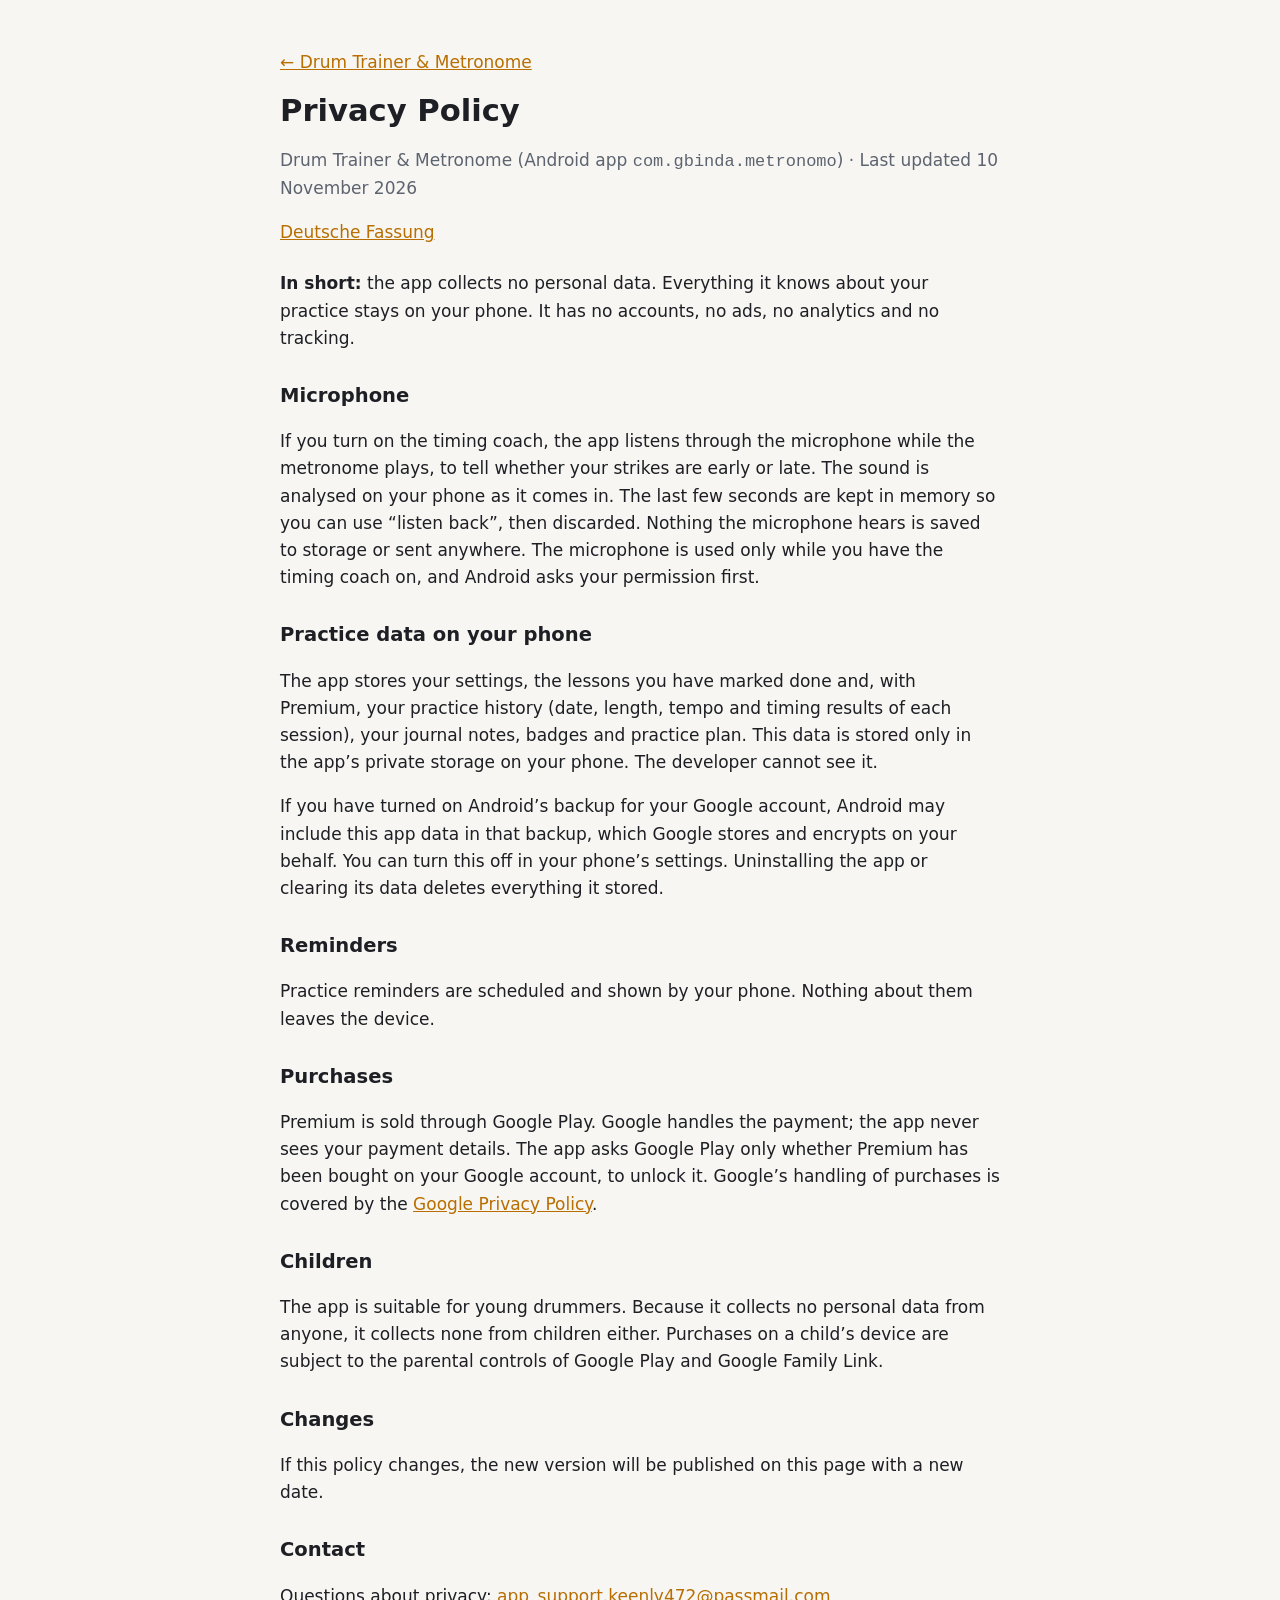
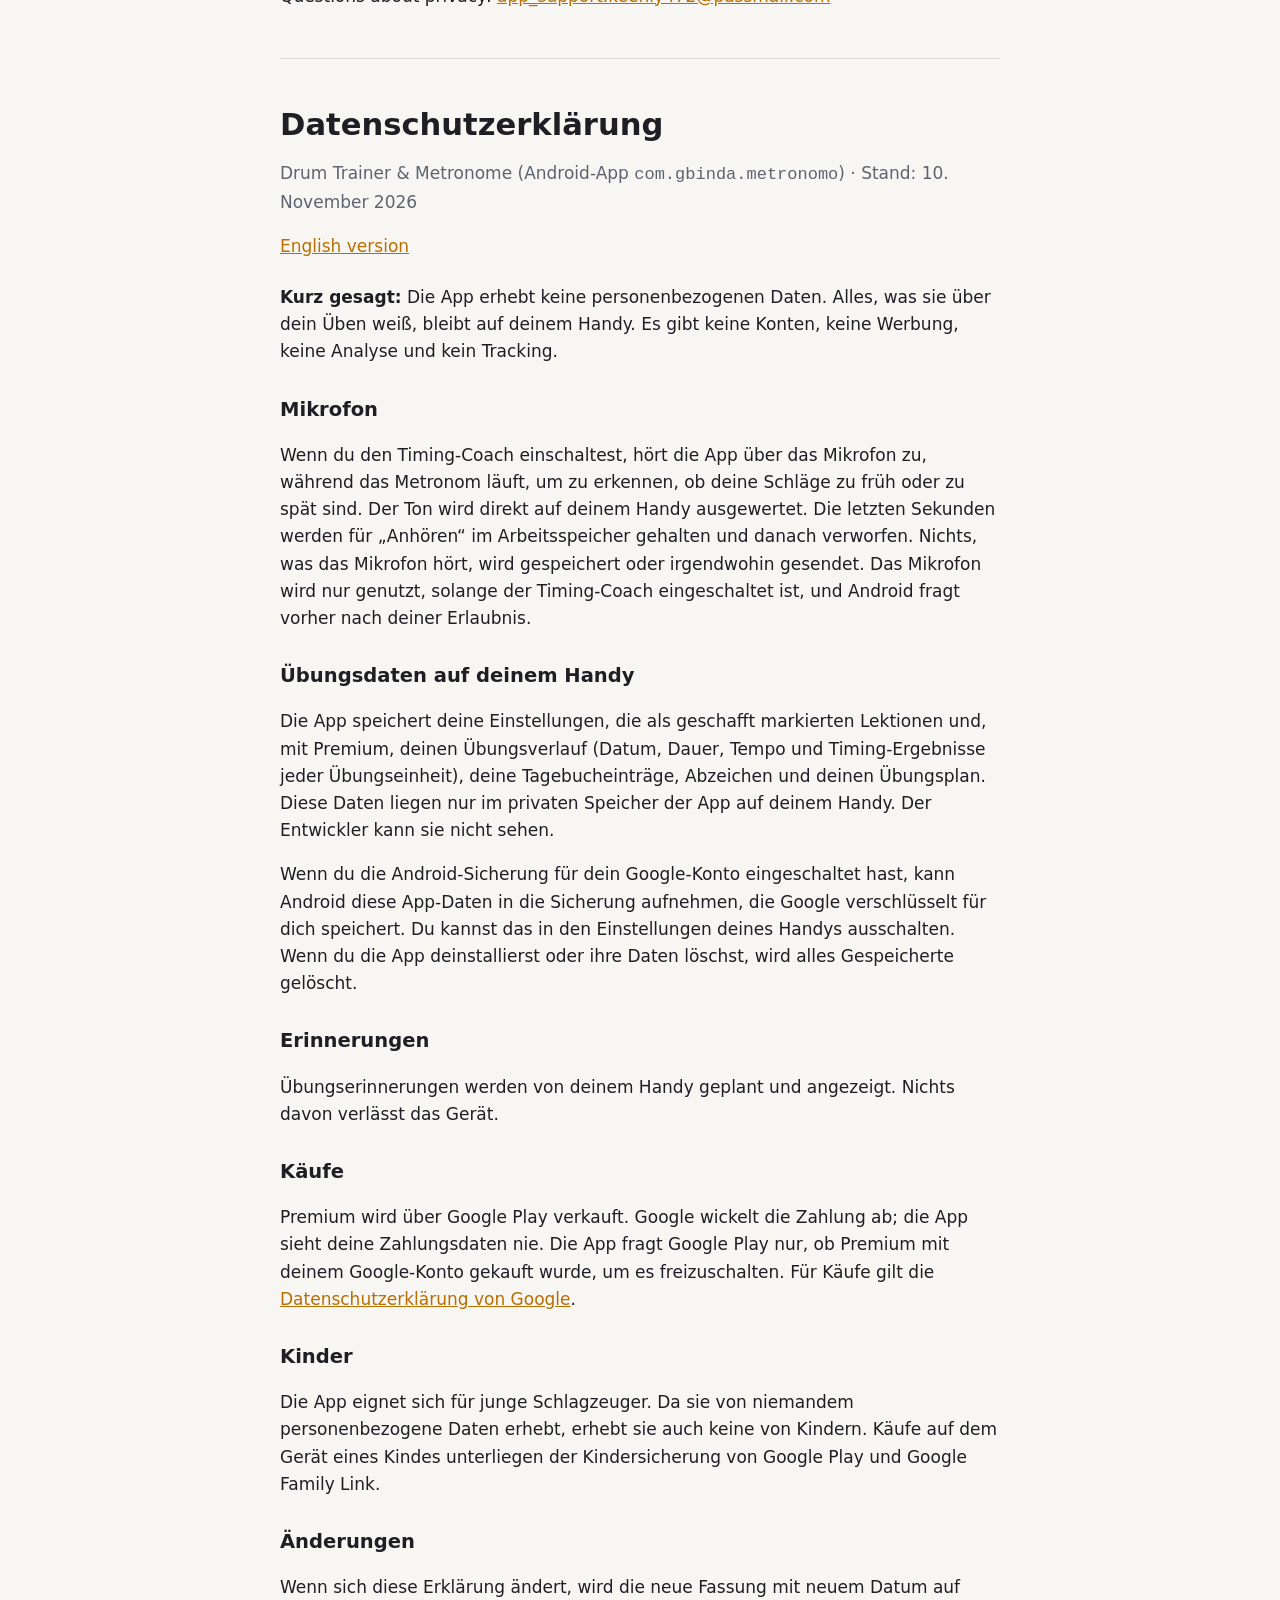
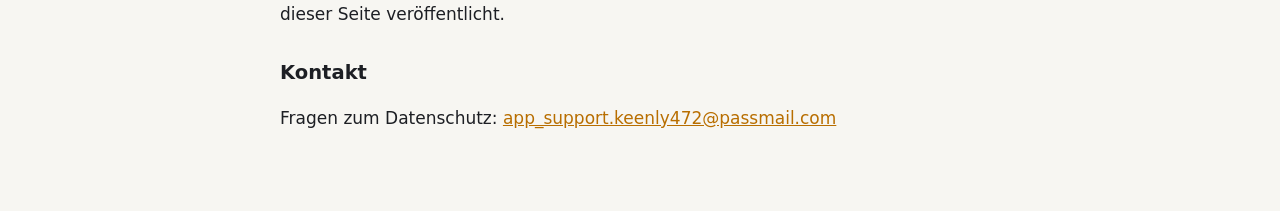
<file: privacy/index.html>
<!doctype html>
<html lang="en">
<head>
<meta charset="utf-8">
<meta name="viewport" content="width=device-width, initial-scale=1">
<title>Drum Trainer – Privacy Policy</title>
<link rel="icon" href="../assets/icon.svg" type="image/svg+xml">
<style>
  :root { --bg: #f7f6f2; --text: #1d1f24; --muted: #5d6470; --accent: #b86e00; --rule: #dcd9d0; }
  @media (prefers-color-scheme: dark) {
    :root { --bg: #0e1014; --text: #eceef2; --muted: #9aa1ad; --accent: #ffb547; --rule: #30353f; }
  }
  body { margin: 0; background: var(--bg); color: var(--text); font: 17px/1.6 system-ui, -apple-system, "Segoe UI", Roboto, sans-serif; }
  main { max-width: 720px; margin: 0 auto; padding: 32px 16px 64px; }
  h1 { font-size: 1.8em; line-height: 1.2; margin: 0 0 4px; }
  h2 { font-size: 1.15em; margin: 28px 0 6px; }
  p, li { color: var(--text); }
  .muted { color: var(--muted); }
  a { color: var(--accent); }
  nav { margin: 12px 0 24px; }
  hr { border: 0; border-top: 1px solid var(--rule); margin: 48px 0; }
</style>
</head>
<body>
<main>
<p><a href="../">← Drum Trainer &amp; Metronome</a></p>

<section id="en" lang="en">
<h1>Privacy Policy</h1>
<p class="muted">Drum Trainer &amp; Metronome (Android app <code>com.gbinda.metronomo</code>) · Last updated 10 November 2026</p>
<nav><a href="#de">Deutsche Fassung</a></nav>

<p><strong>In short:</strong> the app collects no personal data. Everything it knows about your practice stays on your phone. It has no accounts, no ads, no analytics and no tracking.</p>

<h2>Microphone</h2>
<p>If you turn on the timing coach, the app listens through the microphone while the metronome plays, to tell whether your strikes are early or late. The sound is analysed on your phone as it comes in. The last few seconds are kept in memory so you can use “listen back”, then discarded. Nothing the microphone hears is saved to storage or sent anywhere. The microphone is used only while you have the timing coach on, and Android asks your permission first.</p>

<h2>Practice data on your phone</h2>
<p>The app stores your settings, the lessons you have marked done and, with Premium, your practice history (date, length, tempo and timing results of each session), your journal notes, badges and practice plan. This data is stored only in the app’s private storage on your phone. The developer cannot see it.</p>
<p>If you have turned on Android’s backup for your Google account, Android may include this app data in that backup, which Google stores and encrypts on your behalf. You can turn this off in your phone’s settings. Uninstalling the app or clearing its data deletes everything it stored.</p>

<h2>Reminders</h2>
<p>Practice reminders are scheduled and shown by your phone. Nothing about them leaves the device.</p>

<h2>Purchases</h2>
<p>Premium is sold through Google Play. Google handles the payment; the app never sees your payment details. The app asks Google Play only whether Premium has been bought on your Google account, to unlock it. Google’s handling of purchases is covered by the <a href="https://policies.google.com/privacy">Google Privacy Policy</a>.</p>

<h2>Children</h2>
<p>The app is suitable for young drummers. Because it collects no personal data from anyone, it collects none from children either. Purchases on a child’s device are subject to the parental controls of Google Play and Google Family Link.</p>

<h2>Changes</h2>
<p>If this policy changes, the new version will be published on this page with a new date.</p>

<h2>Contact</h2>
<p>Questions about privacy: <a href="mailto:app_support.keenly472@passmail.com">app_support.keenly472@passmail.com</a></p>
</section>

<hr>

<section id="de" lang="de">
<h1>Datenschutzerklärung</h1>
<p class="muted">Drum Trainer &amp; Metronome (Android-App <code>com.gbinda.metronomo</code>) · Stand: 10. November 2026</p>
<nav><a href="#en">English version</a></nav>

<p><strong>Kurz gesagt:</strong> Die App erhebt keine personenbezogenen Daten. Alles, was sie über dein Üben weiß, bleibt auf deinem Handy. Es gibt keine Konten, keine Werbung, keine Analyse und kein Tracking.</p>

<h2>Mikrofon</h2>
<p>Wenn du den Timing-Coach einschaltest, hört die App über das Mikrofon zu, während das Metronom läuft, um zu erkennen, ob deine Schläge zu früh oder zu spät sind. Der Ton wird direkt auf deinem Handy ausgewertet. Die letzten Sekunden werden für „Anhören“ im Arbeitsspeicher gehalten und danach verworfen. Nichts, was das Mikrofon hört, wird gespeichert oder irgendwohin gesendet. Das Mikrofon wird nur genutzt, solange der Timing-Coach eingeschaltet ist, und Android fragt vorher nach deiner Erlaubnis.</p>

<h2>Übungsdaten auf deinem Handy</h2>
<p>Die App speichert deine Einstellungen, die als geschafft markierten Lektionen und, mit Premium, deinen Übungsverlauf (Datum, Dauer, Tempo und Timing-Ergebnisse jeder Übungseinheit), deine Tagebucheinträge, Abzeichen und deinen Übungsplan. Diese Daten liegen nur im privaten Speicher der App auf deinem Handy. Der Entwickler kann sie nicht sehen.</p>
<p>Wenn du die Android-Sicherung für dein Google-Konto eingeschaltet hast, kann Android diese App-Daten in die Sicherung aufnehmen, die Google verschlüsselt für dich speichert. Du kannst das in den Einstellungen deines Handys ausschalten. Wenn du die App deinstallierst oder ihre Daten löschst, wird alles Gespeicherte gelöscht.</p>

<h2>Erinnerungen</h2>
<p>Übungserinnerungen werden von deinem Handy geplant und angezeigt. Nichts davon verlässt das Gerät.</p>

<h2>Käufe</h2>
<p>Premium wird über Google Play verkauft. Google wickelt die Zahlung ab; die App sieht deine Zahlungsdaten nie. Die App fragt Google Play nur, ob Premium mit deinem Google-Konto gekauft wurde, um es freizuschalten. Für Käufe gilt die <a href="https://policies.google.com/privacy?hl=de">Datenschutzerklärung von Google</a>.</p>

<h2>Kinder</h2>
<p>Die App eignet sich für junge Schlagzeuger. Da sie von niemandem personenbezogene Daten erhebt, erhebt sie auch keine von Kindern. Käufe auf dem Gerät eines Kindes unterliegen der Kindersicherung von Google Play und Google Family Link.</p>

<h2>Änderungen</h2>
<p>Wenn sich diese Erklärung ändert, wird die neue Fassung mit neuem Datum auf dieser Seite veröffentlicht.</p>

<h2>Kontakt</h2>
<p>Fragen zum Datenschutz: <a href="mailto:app_support.keenly472@passmail.com">app_support.keenly472@passmail.com</a></p>
</section>

</main>
</body>
</html>
</file>
<file: assets/style.css>
:root {
  --bg: #0e1014;
  --card: #181b21;
  --raised: #22262e;
  --outline: #30353f;
  --text: #eceef2;
  --muted: #9aa1ad;
  --accent: #ffb547;
  --on-accent: #2a1a00;
  --beat: #4fd1c5;
  --radius: 24px;
}
@media (prefers-color-scheme: light) {
  :root {
    --bg: #f5f3ee;
    --card: #ffffff;
    --raised: #ece9e1;
    --outline: #dcd8ce;
    --text: #1d1f24;
    --muted: #5d6470;
    --accent: #c77700;
    --on-accent: #ffffff;
    --beat: #0f8a7e;
  }
}

* { box-sizing: border-box; }
html { scroll-behavior: smooth; }
body {
  margin: 0;
  background: var(--bg);
  color: var(--text);
  font: 17px/1.6 "Inter", system-ui, -apple-system, "Segoe UI", Roboto, sans-serif;
  -webkit-font-smoothing: antialiased;
}
a { color: var(--accent); }
img { max-width: 100%; height: auto; display: block; }
.wrap { max-width: 1080px; margin: 0 auto; padding: 0 16px; }

/* Header */
header.top {
  position: sticky; top: 0; z-index: 10;
  background: color-mix(in srgb, var(--bg) 88%, transparent);
  backdrop-filter: blur(10px);
  border-bottom: 1px solid var(--outline);
}
header.top .wrap { display: flex; align-items: center; gap: 16px; height: 60px; }
.brand { display: flex; align-items: center; gap: 10px; color: var(--text); text-decoration: none; font-weight: 700; }
.brand img { width: 34px; height: 34px; border-radius: 9px; }
header nav { margin-left: auto; display: flex; gap: 18px; align-items: center; }
header nav a { color: var(--muted); text-decoration: none; font-size: 15px; }
header nav a:hover { color: var(--text); }
header nav a.lang { border: 1px solid var(--outline); border-radius: 999px; padding: 2px 10px; }
@media (max-width: 640px) { header nav a:not(.lang) { display: none; } }

/* Hero */
.hero { padding-top: 64px; padding-bottom: 40px; display: grid; grid-template-columns: 1.1fr 1fr; gap: 40px; align-items: center; }
.hero h1 { font-size: clamp(34px, 6vw, 56px); line-height: 1.08; margin: 0 0 18px; letter-spacing: -0.02em; }
.hero h1 em { font-style: normal; color: var(--accent); }
.hero p.lead { font-size: 19px; color: var(--muted); margin: 0 0 28px; max-width: 34em; }
.phones { display: flex; justify-content: center; gap: 16px; }
.phones .phone:nth-child(2) { margin-top: 48px; }
@media (max-width: 820px) {
  .hero { grid-template-columns: 1fr; padding-top: 40px; }
  .phones .phone { width: 46%; }
}

.phone {
  width: 230px;
  border: 6px solid var(--raised);
  border-radius: 30px;
  overflow: hidden;
  background: #0e1014;
  box-shadow: 0 24px 60px rgba(0, 0, 0, 0.35);
}

.buttons { display: flex; flex-wrap: wrap; gap: 12px; }
.button {
  display: inline-flex; align-items: center; gap: 10px;
  padding: 12px 22px; border-radius: 999px;
  font-weight: 700; text-decoration: none;
  background: var(--accent); color: var(--on-accent);
}
.button.ghost { background: transparent; color: var(--text); border: 1px solid var(--outline); }
.button.soon { cursor: default; }
.button.soon small { font-weight: 500; opacity: 0.8; }

/* Sections */
section { padding: 56px 0; }
section h2 { font-size: clamp(26px, 4vw, 36px); margin: 0 0 8px; letter-spacing: -0.01em; }
section p.intro { color: var(--muted); margin: 0 0 32px; max-width: 40em; }

.features { display: grid; grid-template-columns: repeat(3, 1fr); gap: 16px; }
@media (max-width: 860px) { .features { grid-template-columns: repeat(2, 1fr); } }
@media (max-width: 560px) { .features { grid-template-columns: 1fr; } }
.feature { background: var(--card); border-radius: var(--radius); padding: 22px; }
.feature .icon {
  width: 42px; height: 42px; border-radius: 12px;
  display: grid; place-items: center;
  background: color-mix(in srgb, var(--accent) 18%, transparent);
  color: var(--accent); margin-bottom: 12px;
}
.feature .icon svg { width: 24px; height: 24px; fill: currentColor; }
.feature h3 { margin: 0 0 6px; font-size: 18px; }
.feature p { margin: 0; color: var(--muted); font-size: 15.5px; }
.tag {
  display: inline-block; margin-left: 6px; padding: 1px 8px; border-radius: 999px;
  font-size: 12px; font-weight: 700; vertical-align: 2px;
  background: var(--raised); color: var(--muted);
}
.tag.premium { background: color-mix(in srgb, var(--accent) 20%, transparent); color: var(--accent); }

.private {
  margin-top: 16px; display: flex; gap: 18px; align-items: center;
  background: var(--card); border-radius: var(--radius); padding: 22px;
  border: 1px solid color-mix(in srgb, var(--beat) 35%, transparent);
}
.private svg { width: 34px; height: 34px; flex: none; fill: var(--beat); }
.private p { margin: 0; color: var(--muted); }
.private strong { color: var(--text); }

/* Screenshot gallery */
.gallery {
  display: flex; gap: 20px; overflow-x: auto; padding: 8px 4px 24px;
  scroll-snap-type: x mandatory;
}
.gallery figure { margin: 0; flex: none; width: 230px; scroll-snap-align: start; }
.gallery figcaption { margin-top: 10px; font-size: 14.5px; color: var(--muted); text-align: center; }

/* Pricing */
.plans { display: grid; grid-template-columns: repeat(3, 1fr); gap: 16px; align-items: stretch; }
@media (max-width: 820px) { .plans { grid-template-columns: 1fr; } }
.plan { background: var(--card); border-radius: var(--radius); padding: 26px; border: 1px solid var(--outline); display: flex; flex-direction: column; }
.plan.best { border: 2px solid var(--accent); }
.plan h3 { margin: 0; font-size: 20px; }
.plan .price { font-size: 34px; font-weight: 800; margin: 10px 0 2px; }
.plan .price small { font-size: 16px; font-weight: 500; color: var(--muted); }
.plan .note { color: var(--accent); font-weight: 600; font-size: 15px; min-height: 1.6em; }
.plan ul { padding: 0; margin: 16px 0 0; list-style: none; }
.plan li { padding: 4px 0 4px 26px; position: relative; color: var(--muted); font-size: 15.5px; }
.plan li::before { content: "✓"; position: absolute; left: 0; color: var(--accent); font-weight: 700; }
.small { font-size: 14px; color: var(--muted); margin-top: 16px; }

/* FAQ */
details { background: var(--card); border-radius: 18px; padding: 16px 20px; margin-bottom: 10px; }
summary { cursor: pointer; font-weight: 600; list-style: none; }
summary::-webkit-details-marker { display: none; }
summary::after { content: "+"; float: right; color: var(--accent); font-weight: 700; }
details[open] summary::after { content: "–"; }
details p { color: var(--muted); margin: 10px 0 0; }

.support { background: var(--card); border-radius: var(--radius); padding: 28px; }
.support p { color: var(--muted); margin: 0 0 16px; }

footer { border-top: 1px solid var(--outline); padding: 28px 0 40px; color: var(--muted); font-size: 14.5px; }
footer .wrap { display: flex; flex-wrap: wrap; gap: 18px; justify-content: space-between; }
footer a { color: var(--muted); }

/* E-drum callout and how-to */
.callout {
  margin-top: 16px; display: flex; gap: 18px; align-items: center;
  background: color-mix(in srgb, var(--accent) 12%, var(--card)); border-radius: var(--radius); padding: 22px;
  border: 1px solid color-mix(in srgb, var(--accent) 45%, transparent);
}
.callout svg { width: 34px; height: 34px; flex: none; fill: var(--accent); }
.callout p { margin: 0; color: var(--muted); }
.callout strong { color: var(--text); }
.button svg { width: 20px; height: 20px; fill: currentColor; }

.steps { list-style: none; counter-reset: step; padding: 0; margin: 0; display: grid; gap: 18px; }
.steps > li {
  counter-increment: step; background: var(--card); border-radius: var(--radius); padding: 22px 22px 22px 74px;
  position: relative; display: grid; grid-template-columns: 1fr 1fr; gap: 24px; align-items: center;
}
.steps > li:has(> figure) { }
.steps > li:not(:has(> figure)) { grid-template-columns: 1fr; }
.steps > li::before {
  content: counter(step); position: absolute; left: 22px; top: 22px;
  width: 36px; height: 36px; border-radius: 50%; display: grid; place-items: center;
  background: var(--accent); color: var(--on-accent); font-weight: 800;
}
.steps h3 { margin: 4px 0 6px; font-size: 19px; }
.steps p { margin: 0; color: var(--muted); }
.steps figure { margin: 0; }
.steps figure.shot img { border-radius: 18px; border: 1px solid var(--outline); width: 100%; max-width: 380px; margin: 0 auto; }
.illustration { width: 100%; height: auto; display: block; }
.illustration .label { fill: var(--text); font: 600 18px system-ui, sans-serif; }
.illustration .label.small { font-size: 16px; font-weight: 500; fill: var(--muted); }
.illustration .label.accent { fill: var(--accent); }
.illustration .screen { fill: var(--accent); font: 700 18px ui-monospace, monospace; }
.illustration .chip { fill: var(--on-accent); font: 700 14px system-ui, sans-serif; }
.notes { margin: 18px 0 0; padding-left: 20px; color: var(--muted); }
.notes li { margin: 6px 0; }
@media (max-width: 760px) {
  .steps > li { grid-template-columns: 1fr; padding: 20px 18px 20px 66px; }
  .steps > li::before { left: 16px; top: 20px; }
}
</file>
